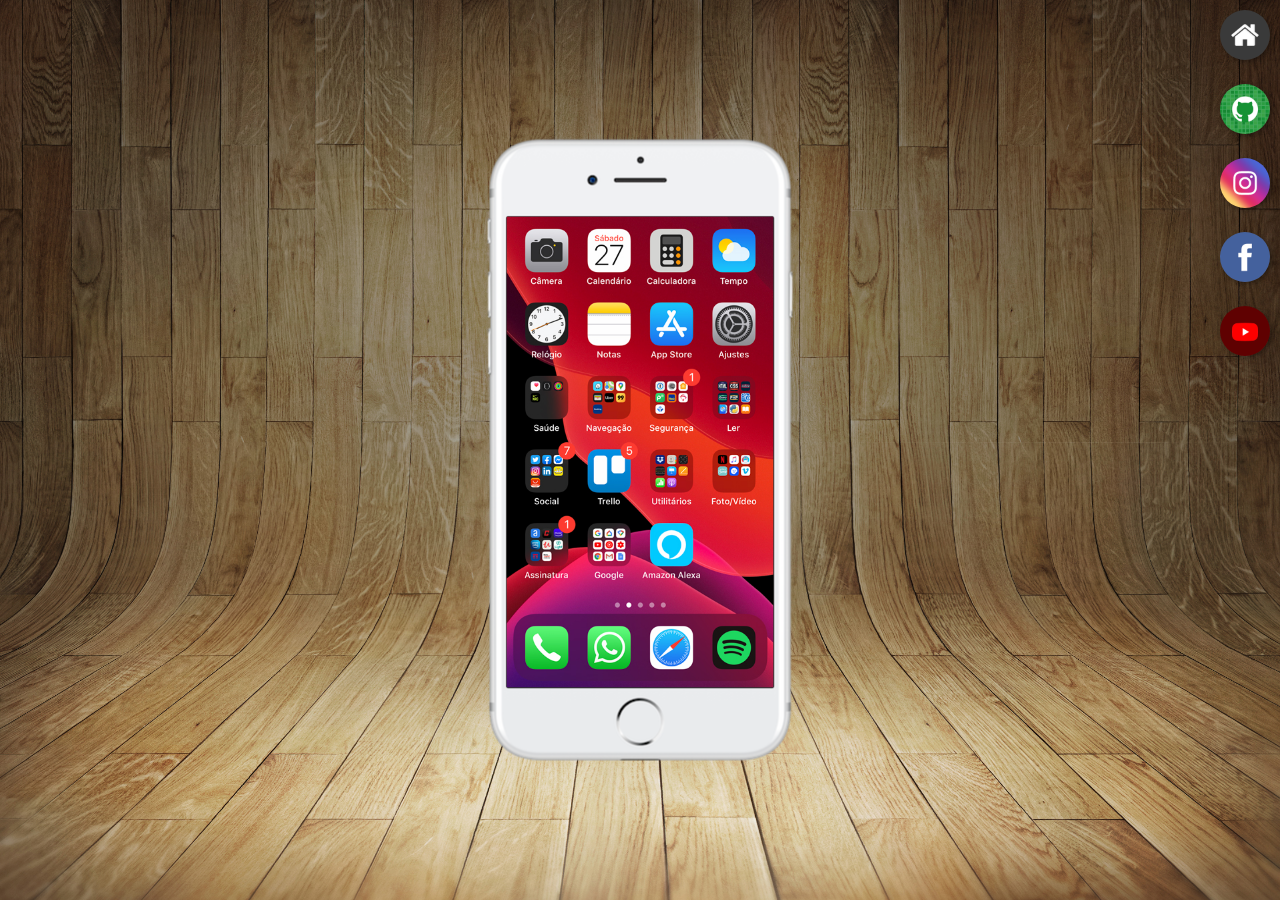
<file: index.html>
<!DOCTYPE html>
<html lang="pt-br">
  <head>
    <meta charset="UTF-8" />
    <meta name="viewport" content="width=device-width, initial-scale=1.0" />
    <link rel="shortcut icon" href="favicon.ico" type="image/x-icon" />
    <link rel="stylesheet" href="styles/style.css" />

    <title>Projeto Redes Sociais</title>
  </head>
  <body>
    <main>
      <section id="telefone">
        <iframe src="home.html" name="tela" id="tela" frameborder="0">
          Seu Nagedagor não é Compatível</iframe
        >
      </section>
      <section id="redes-sociais">
        <a href="home.html" target="tela">
          <img src="imagens/logo-home.jpg" alt="Home"
        /></a>
        <br />

        <a href="github.html" target="tela">
          <img src="imagens/logo-github.jpg" alt="GitHub"
        /></a>
        <br />

        <a href="instagram.html" target="tela">
          <img src="imagens/logo-instagram.jpg" alt="Instagram"
        /></a>
        <br />

        <a href="facebook.html" target="tela">
          <img src="imagens/logo-facebook.jpg" alt="Facebook"
        /></a>
        <br />

        <a href="youtube.html" target="tela">
          <img src="imagens/logo-youtube.jpg" alt=""
        /></a>
      </section>
    </main>
  </body>
</html>
</file>
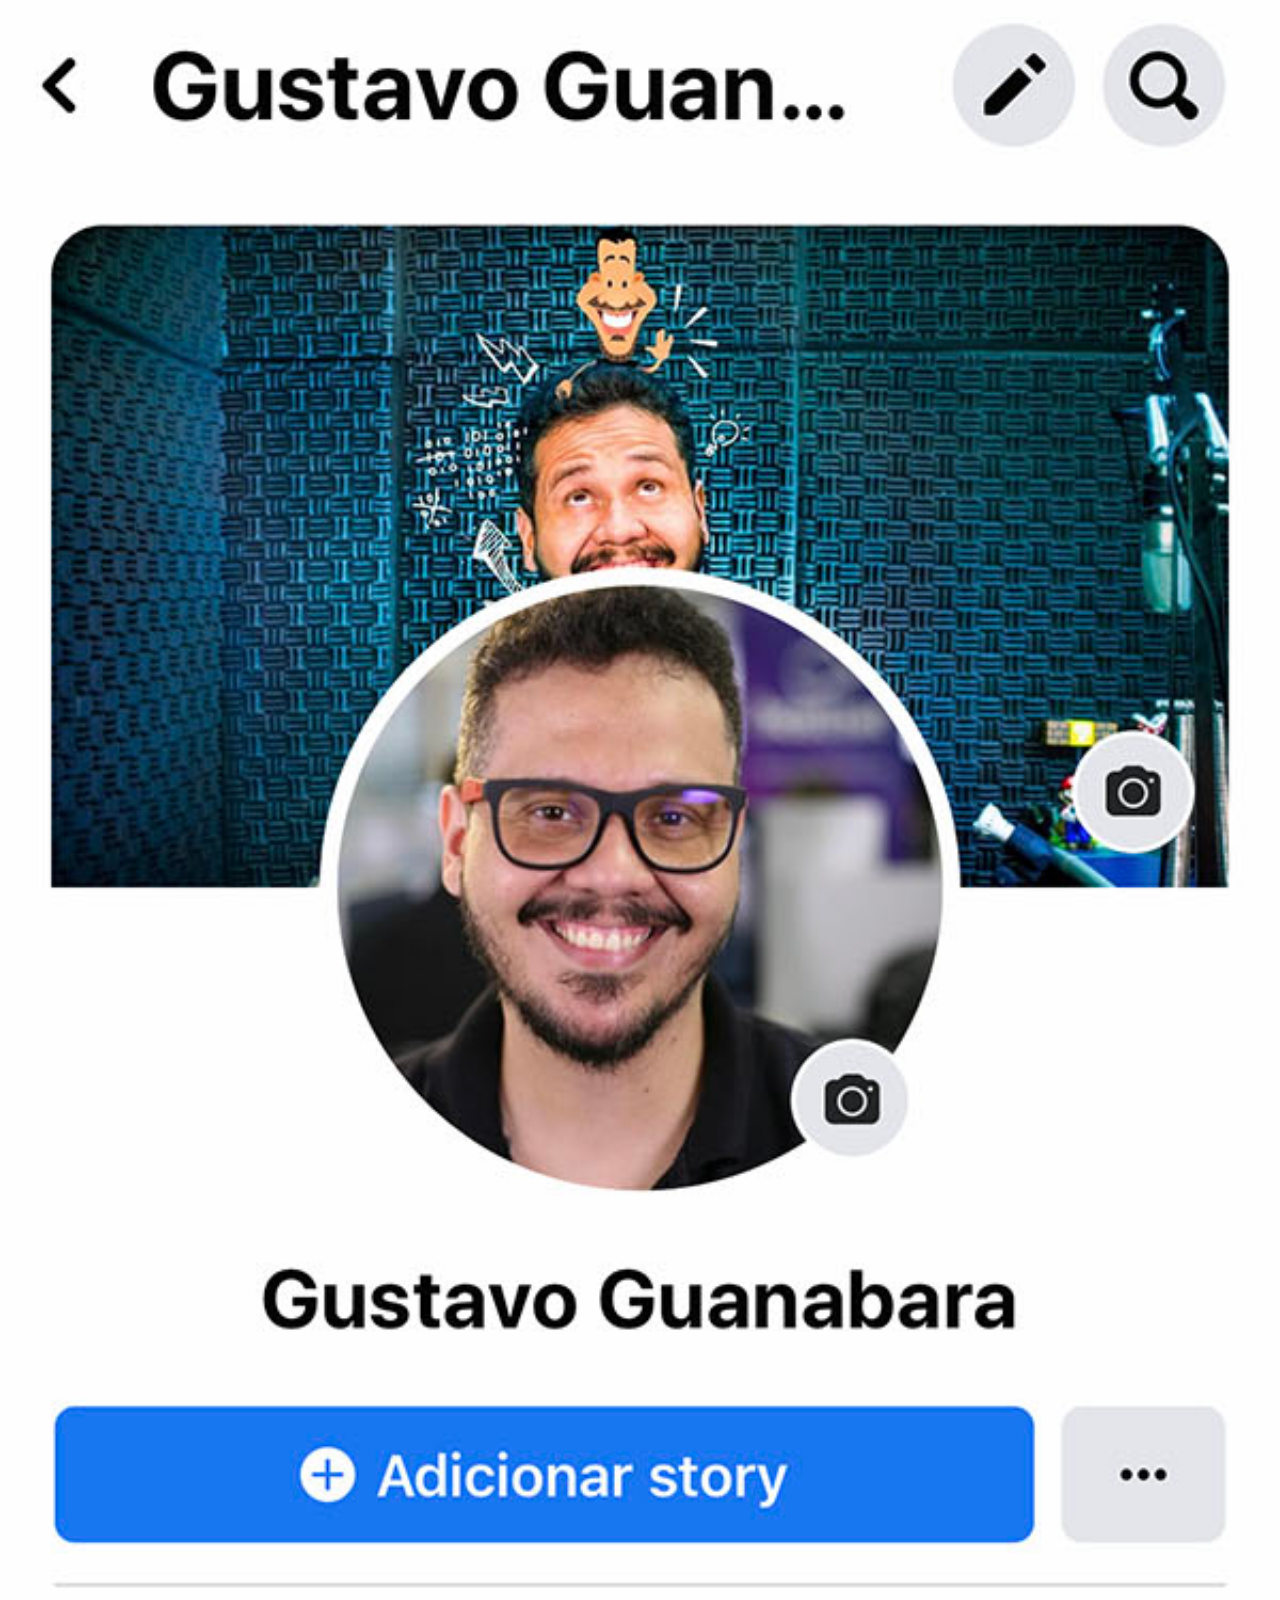
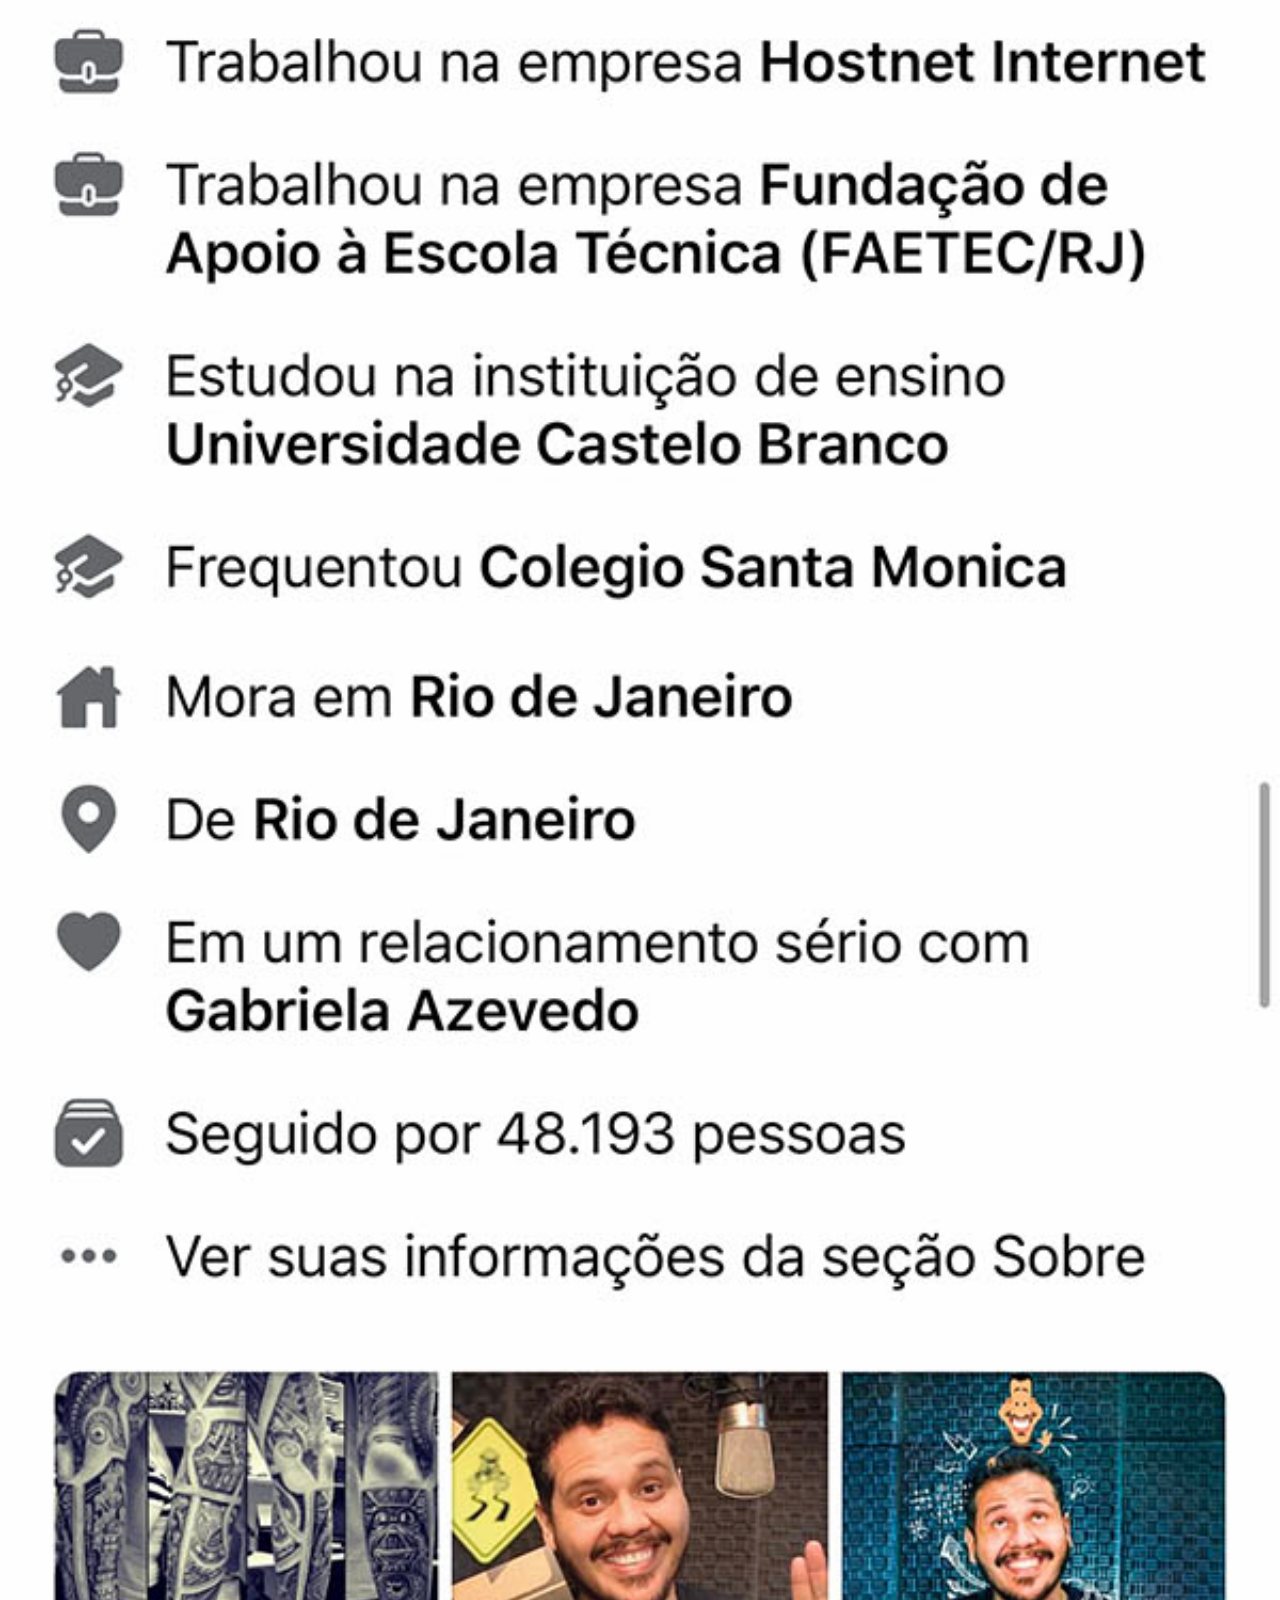
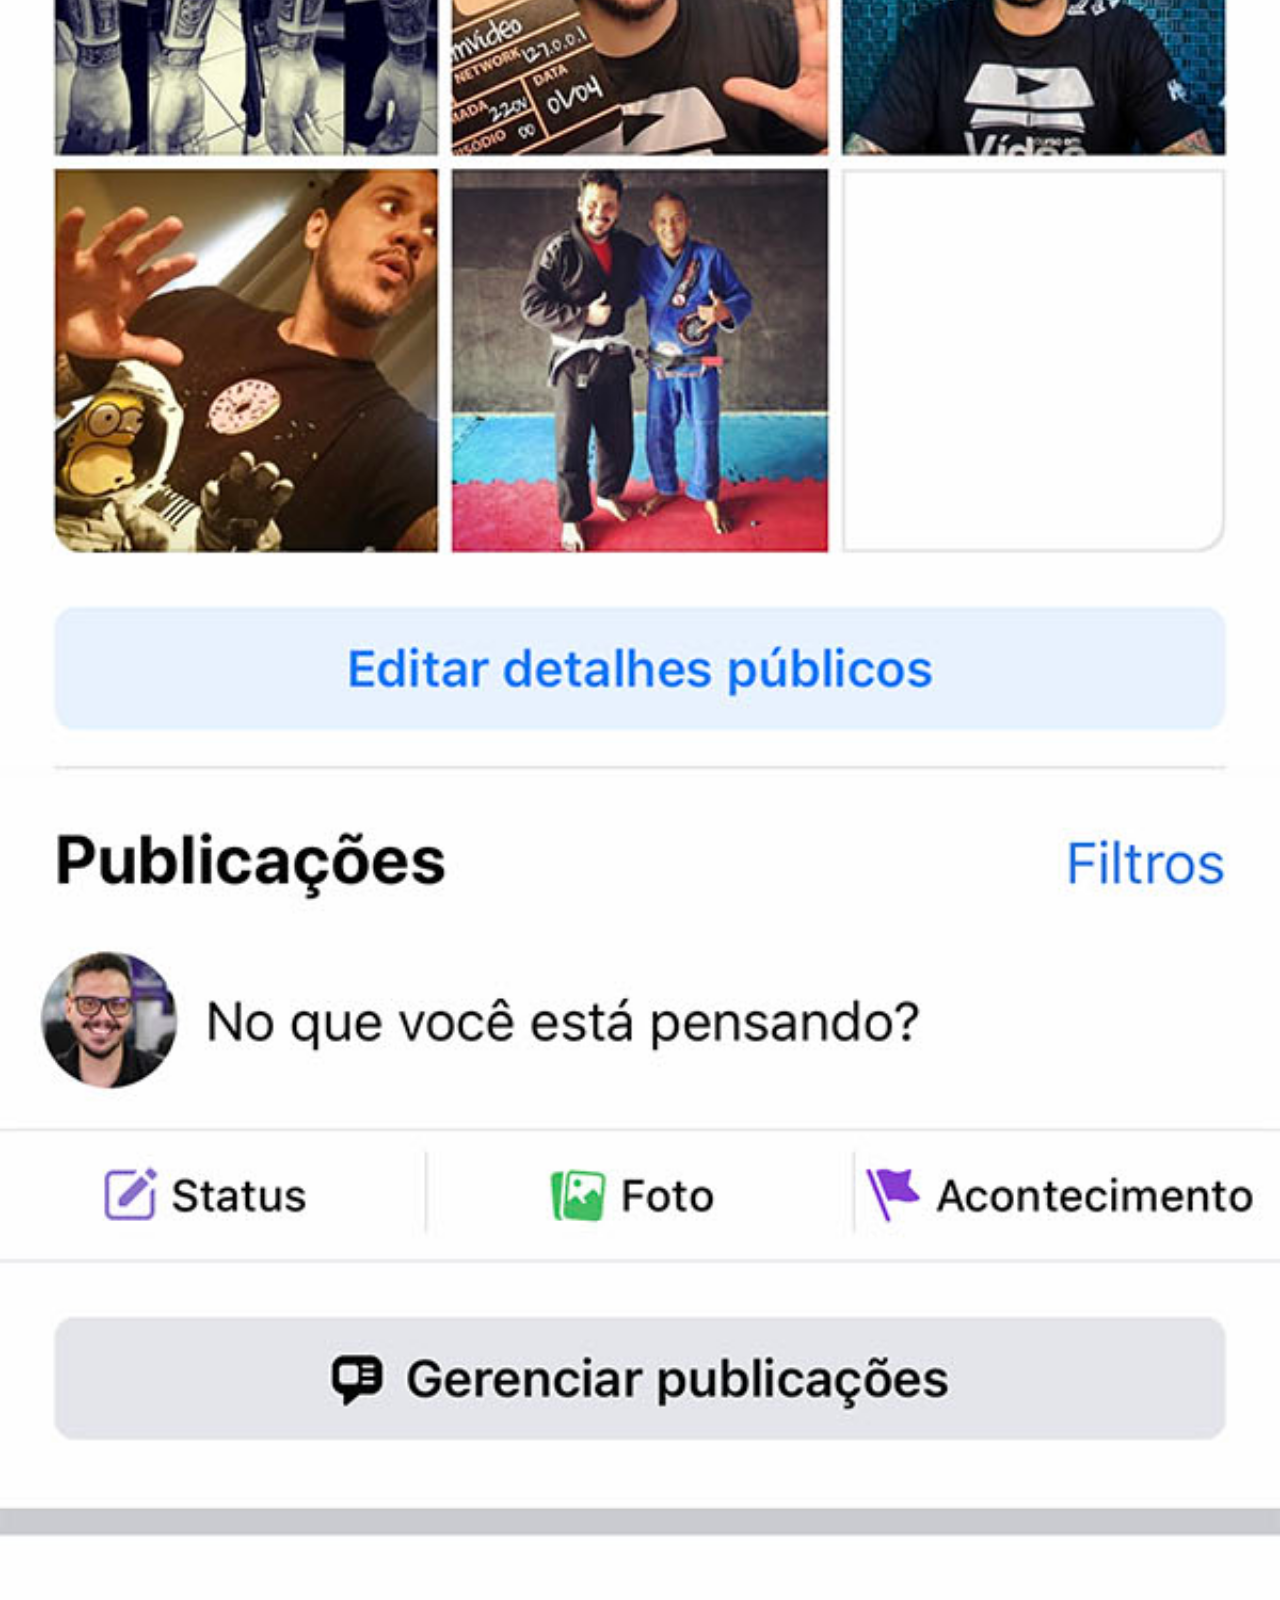
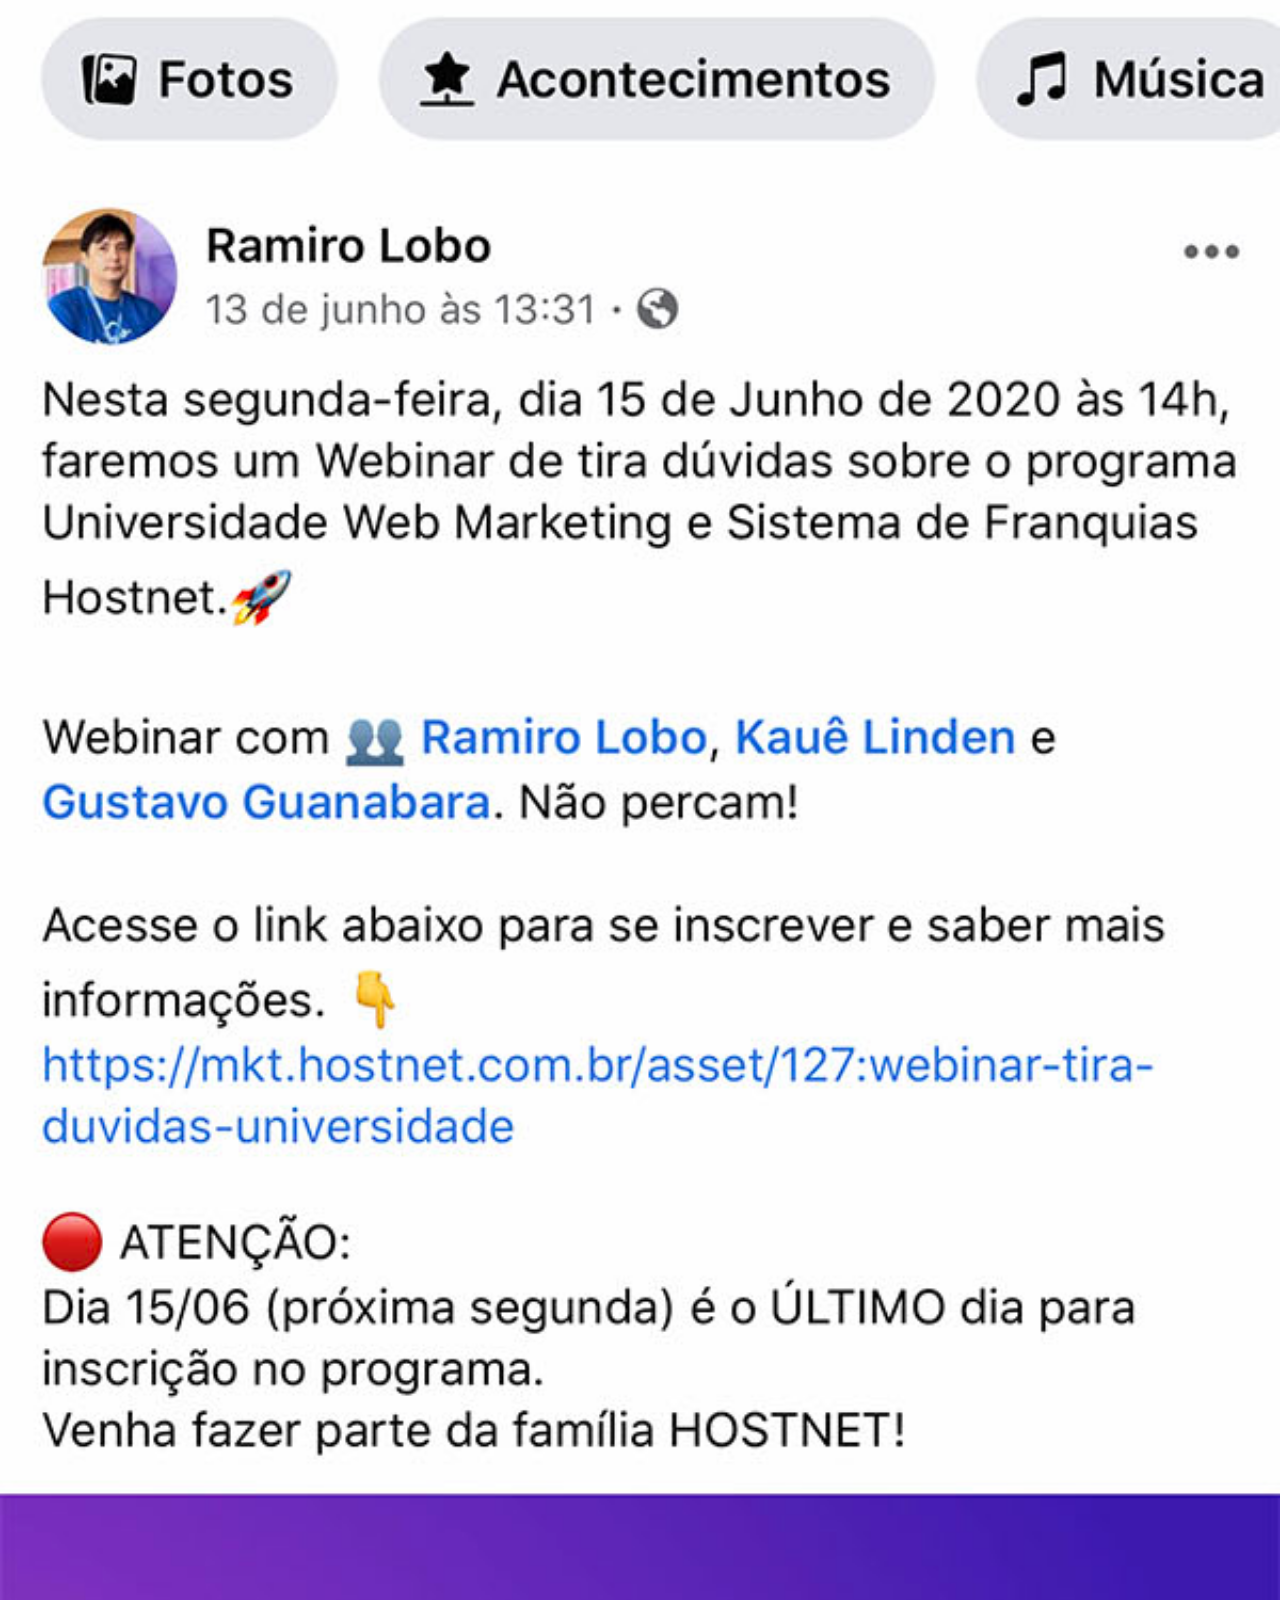
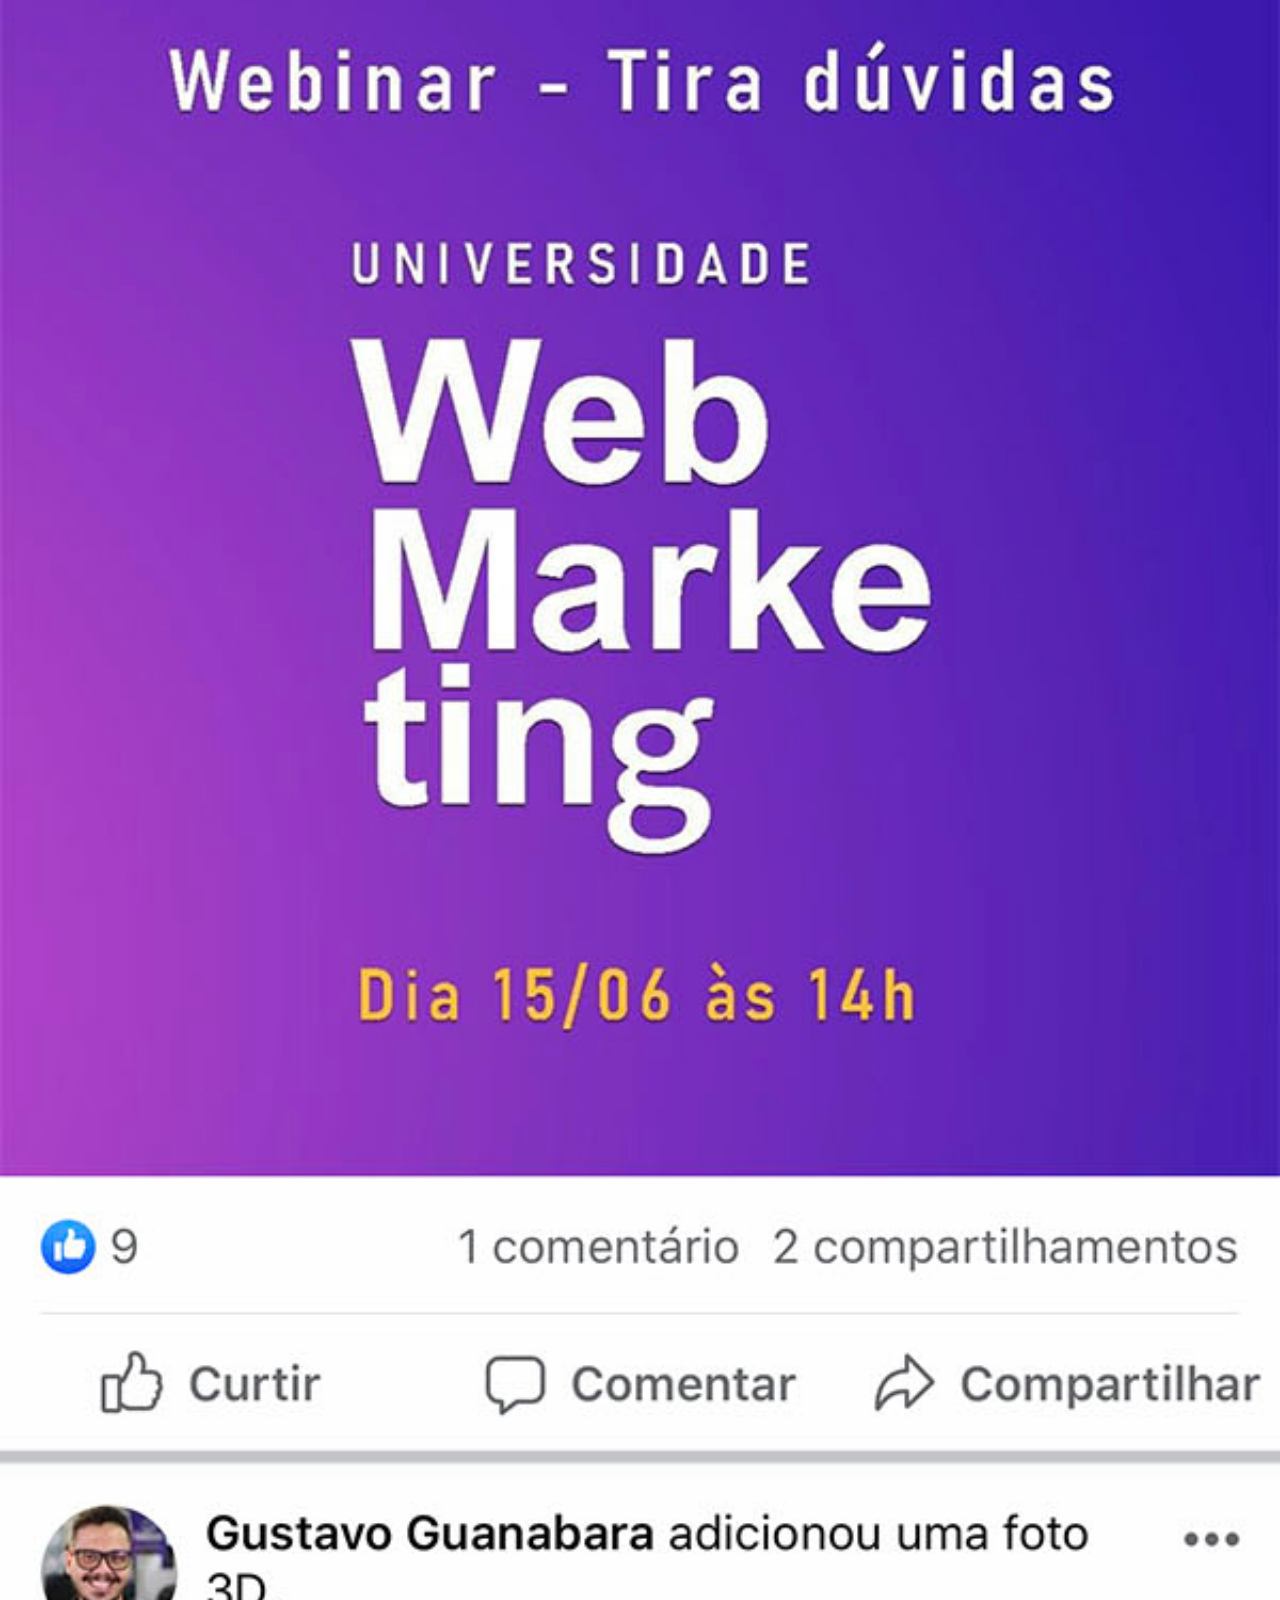
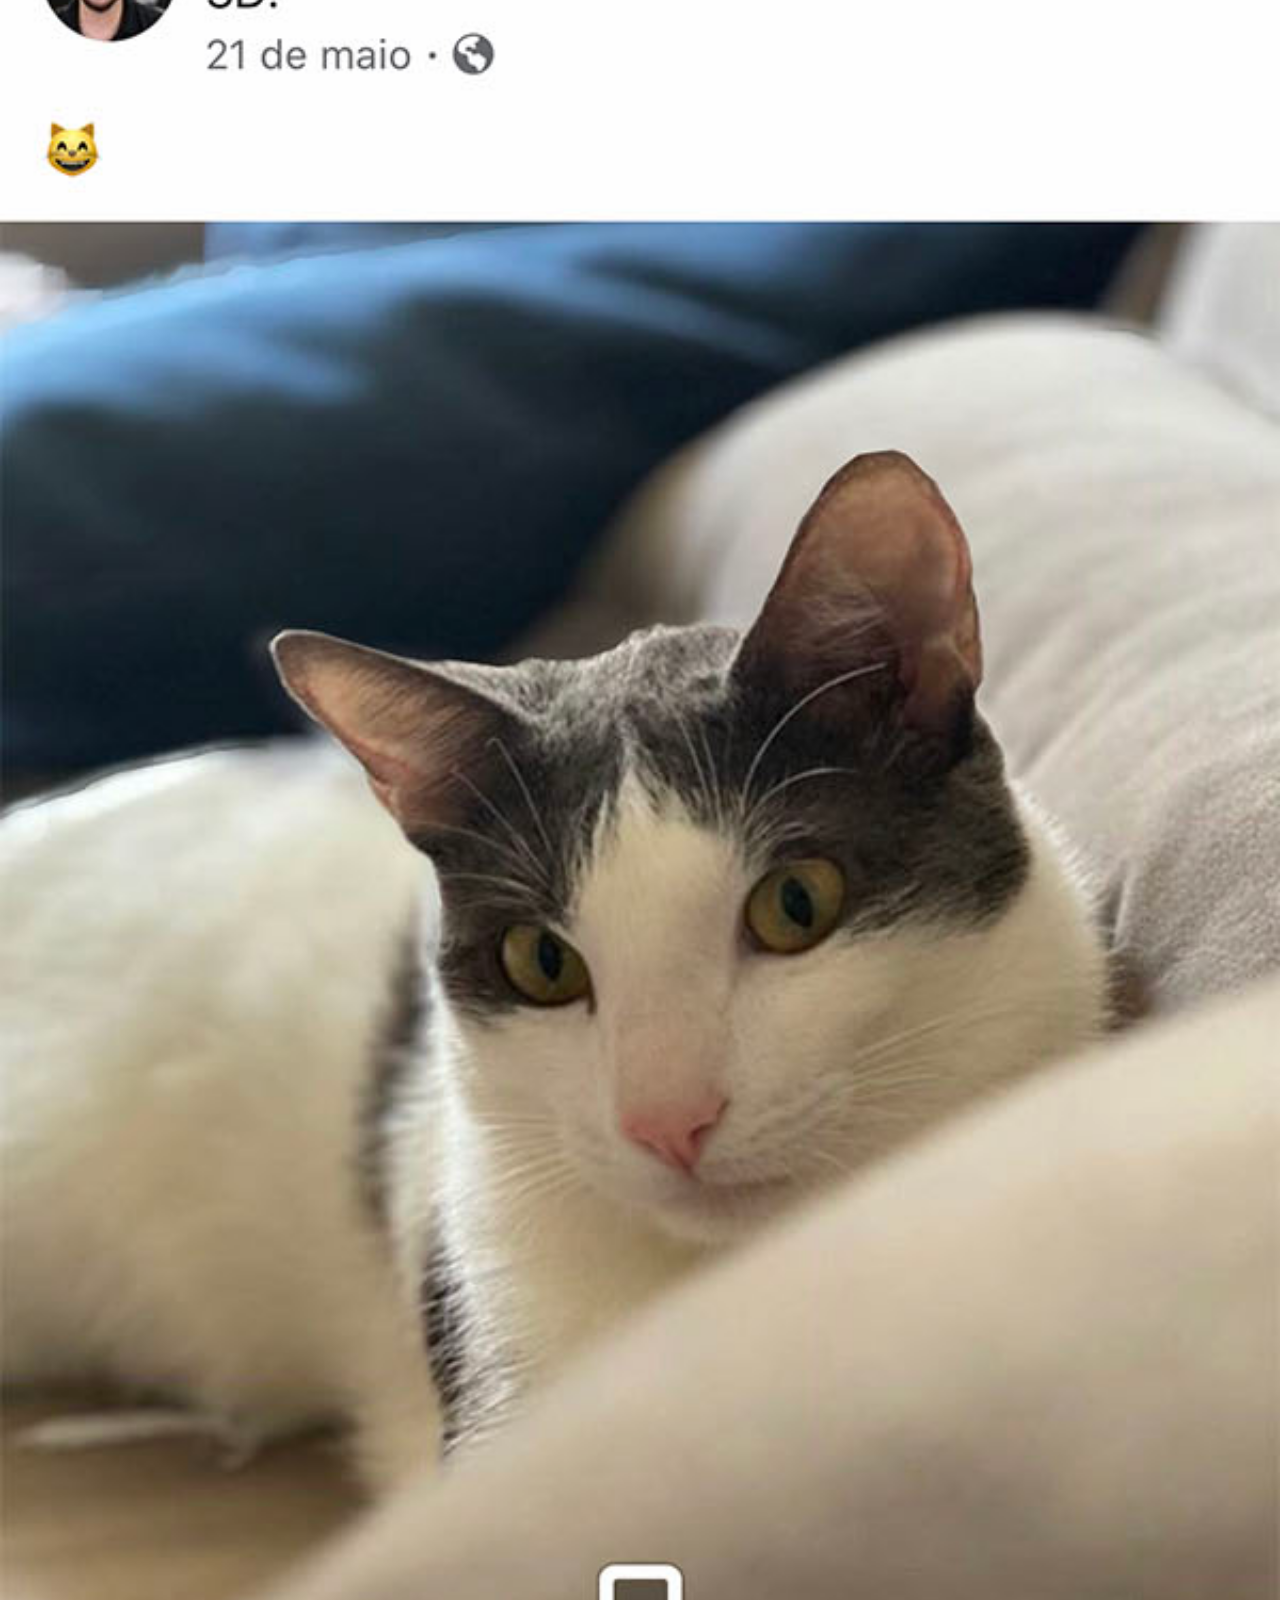
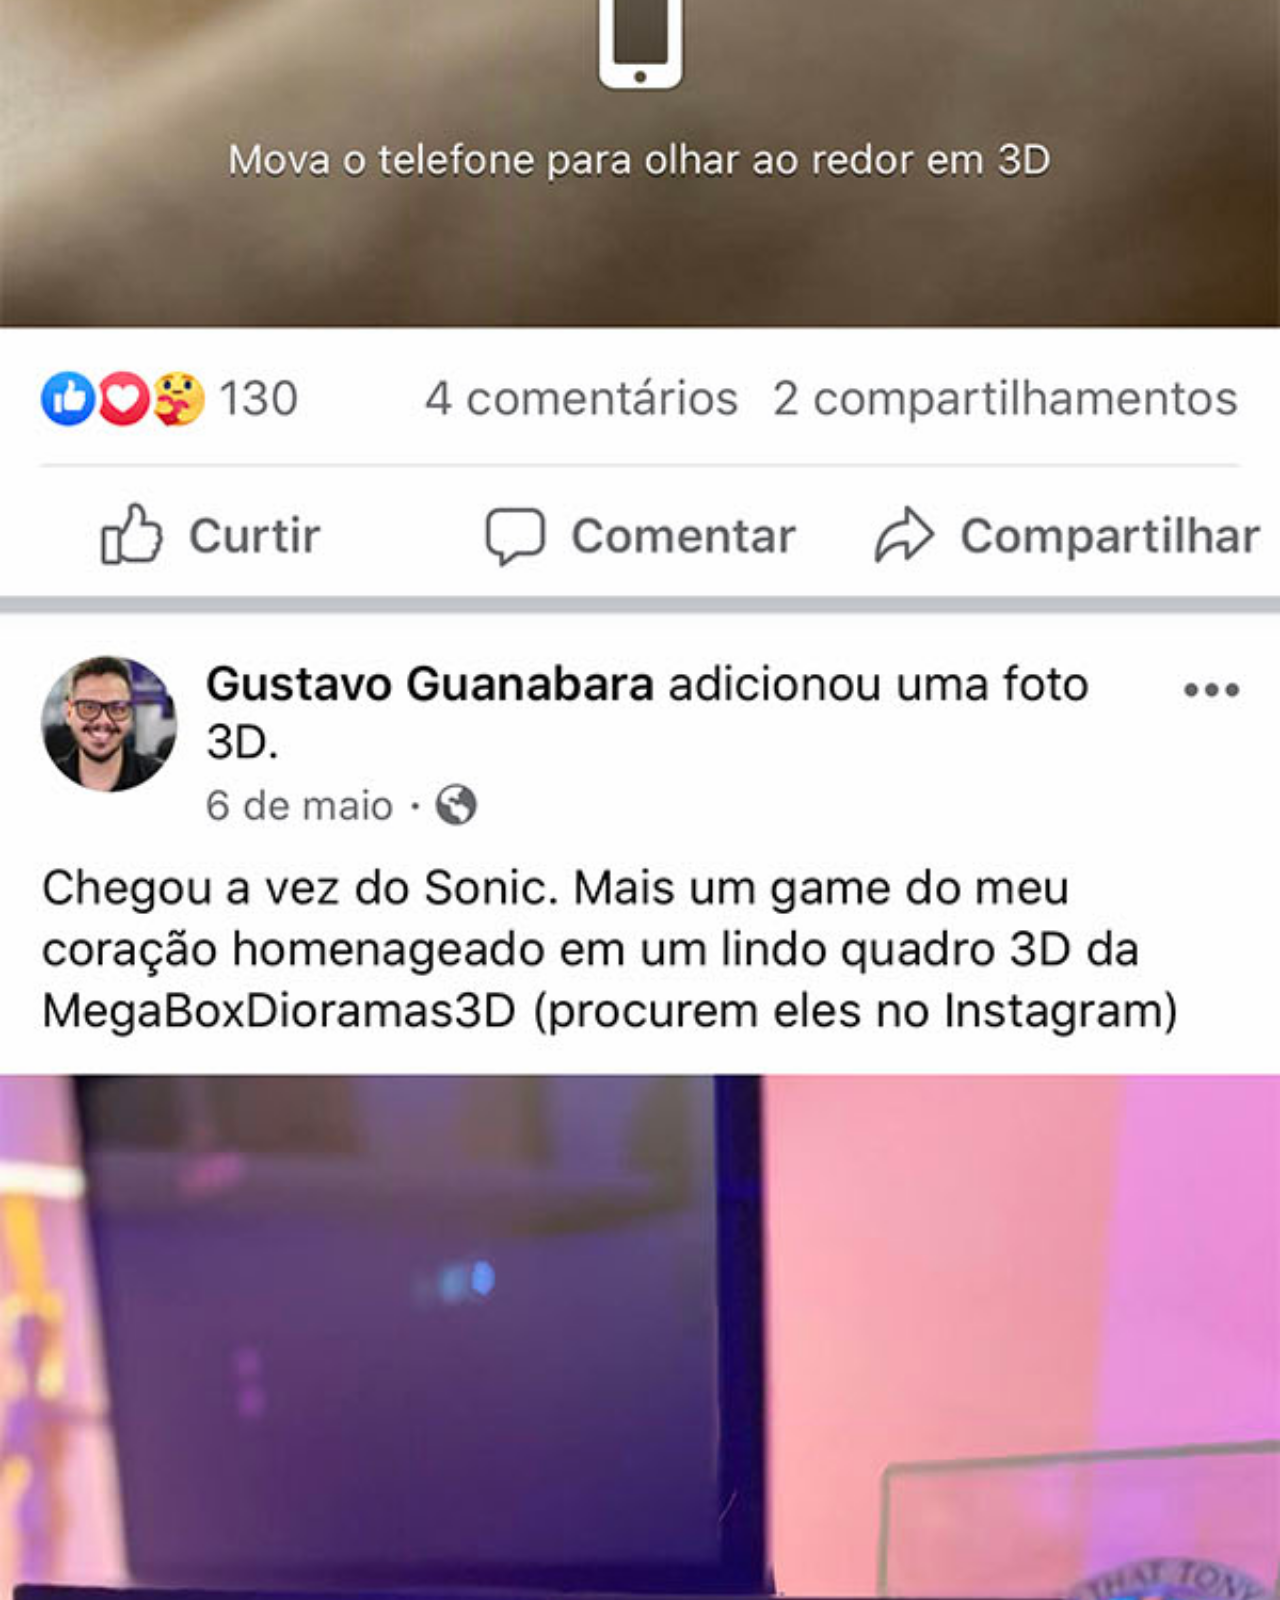
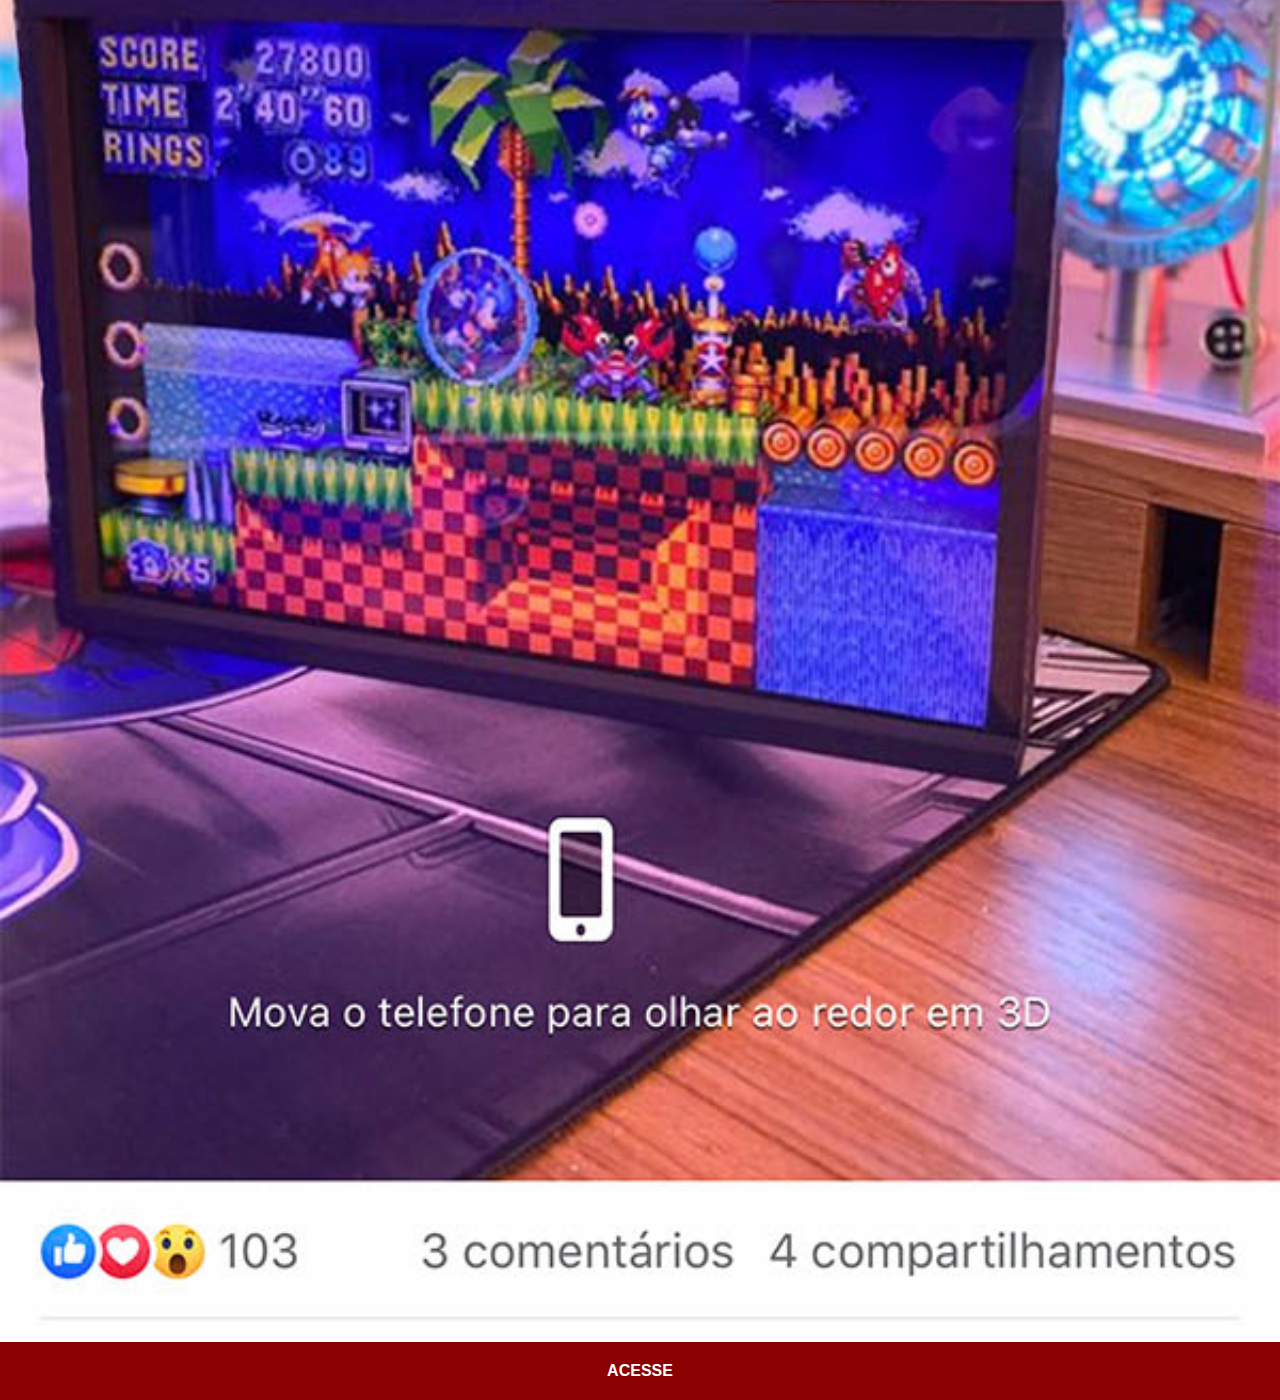
<file: facebook.html>
<!DOCTYPE html>
<html lang="pt-br">
  <head>
    <meta charset="UTF-8" />
    <meta name="viewport" content="width=device-width, initial-scale=1.0" />
    <title>Facebook</title>
    <link rel="stylesheet" href="estilos/social.css" />
  </head>
  <body>
    <img src="imagens/tela-facebook.jpg" alt="Facebook" />
    <a href="https://www.facebook.com/junynho.lima.71/" target="_blank">ACESSE</a>
  </body>
</html>
</file>
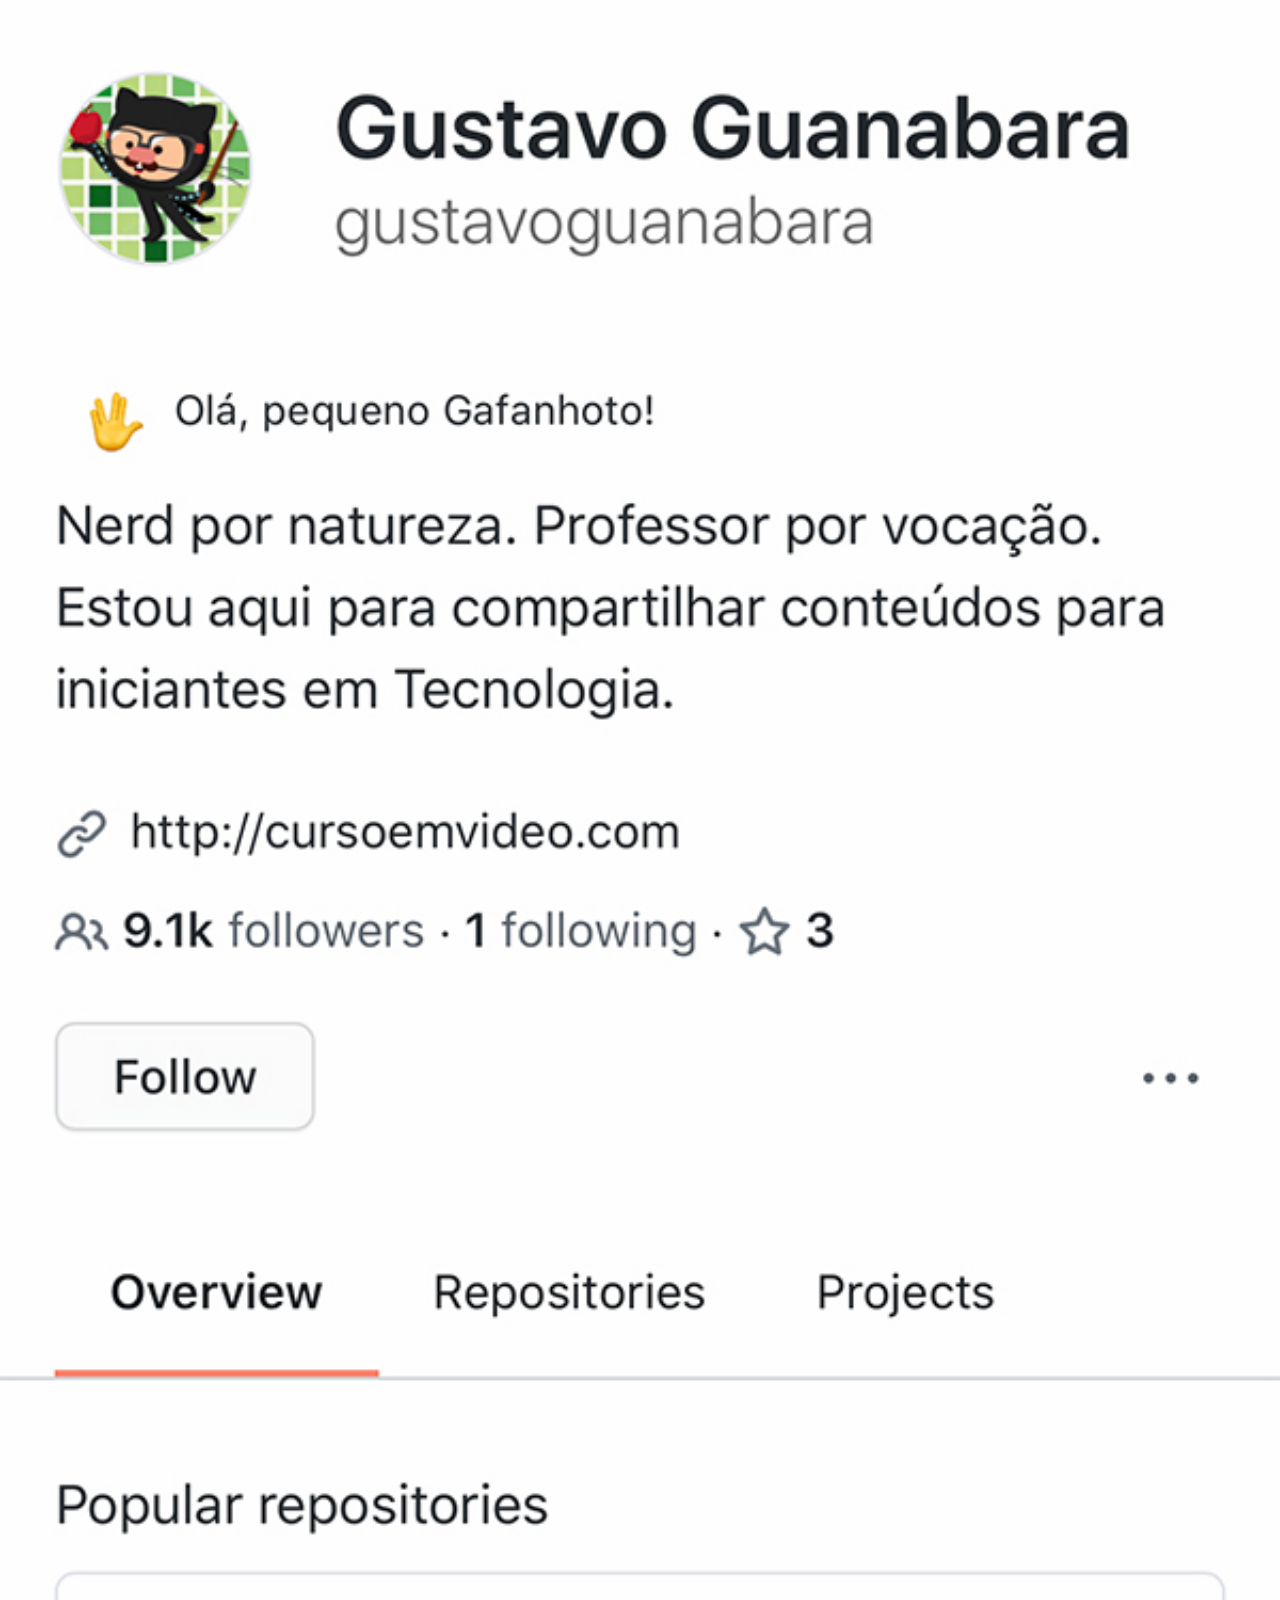
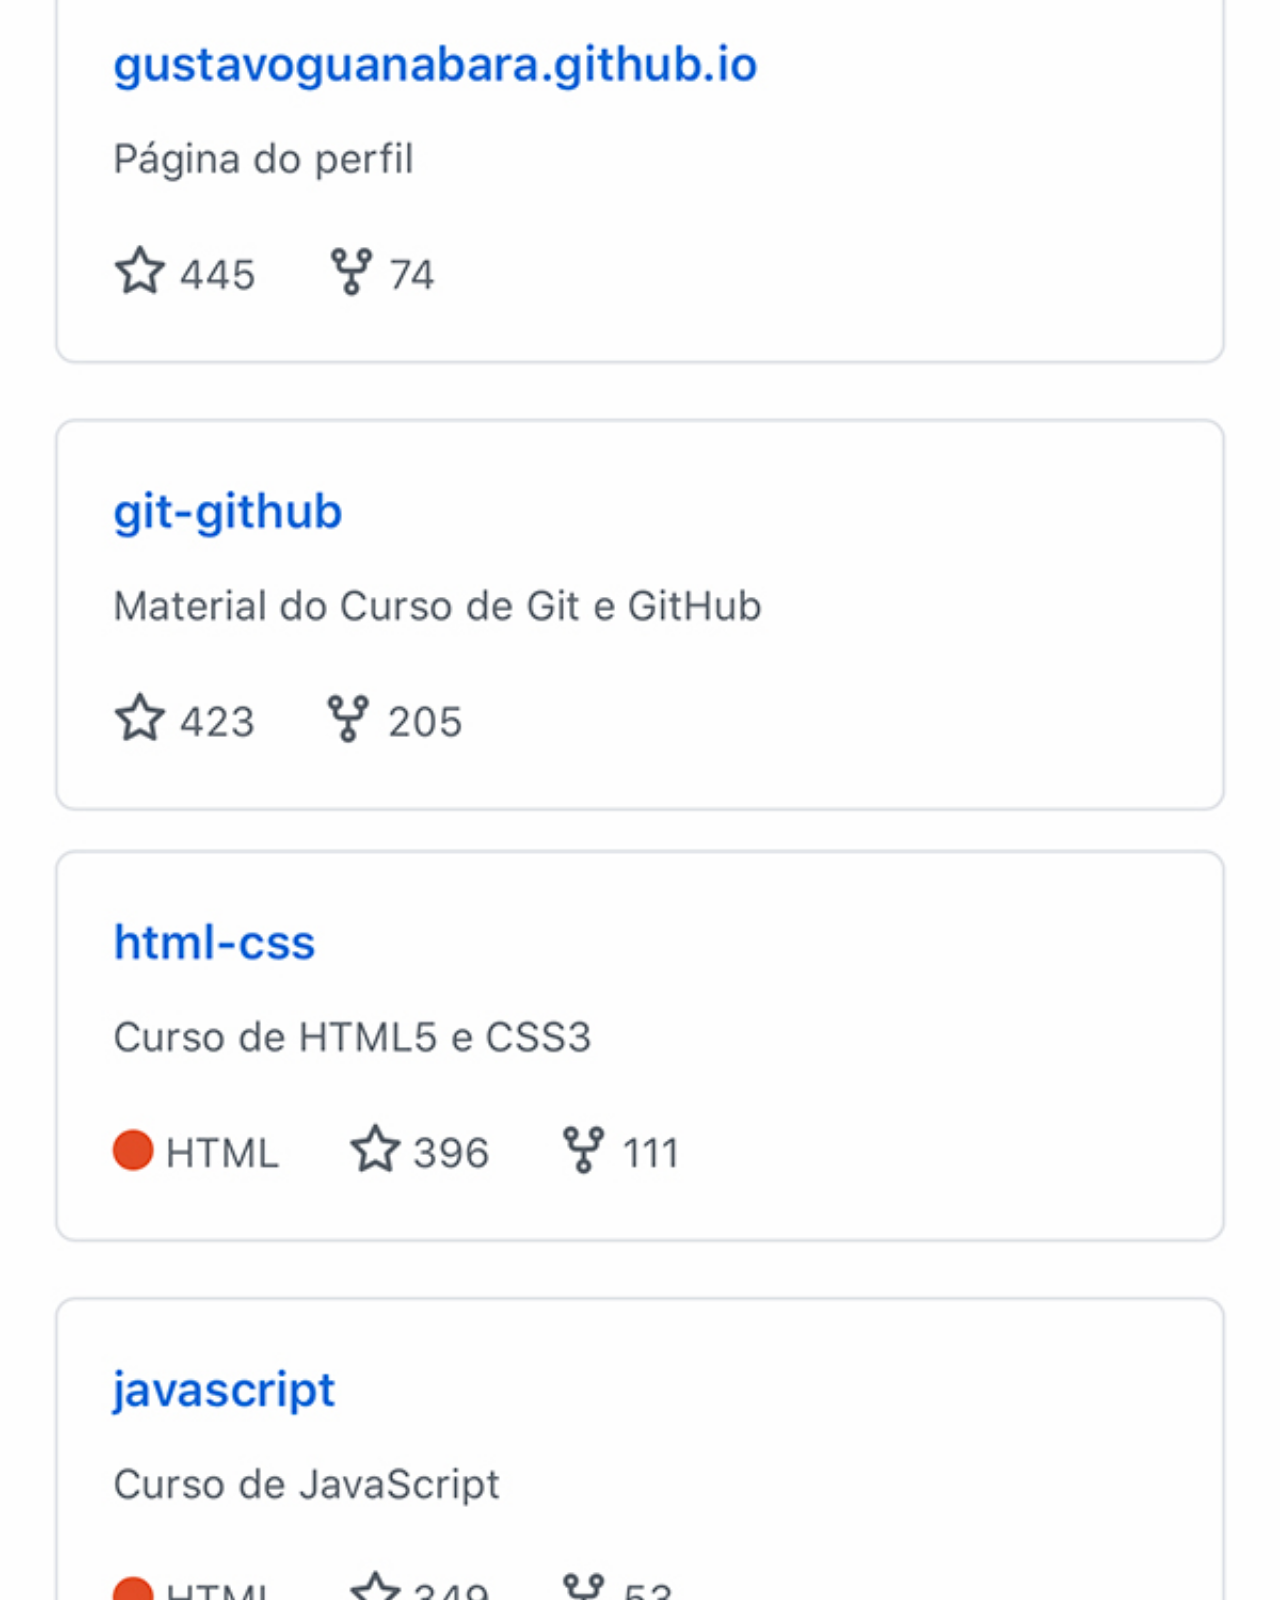
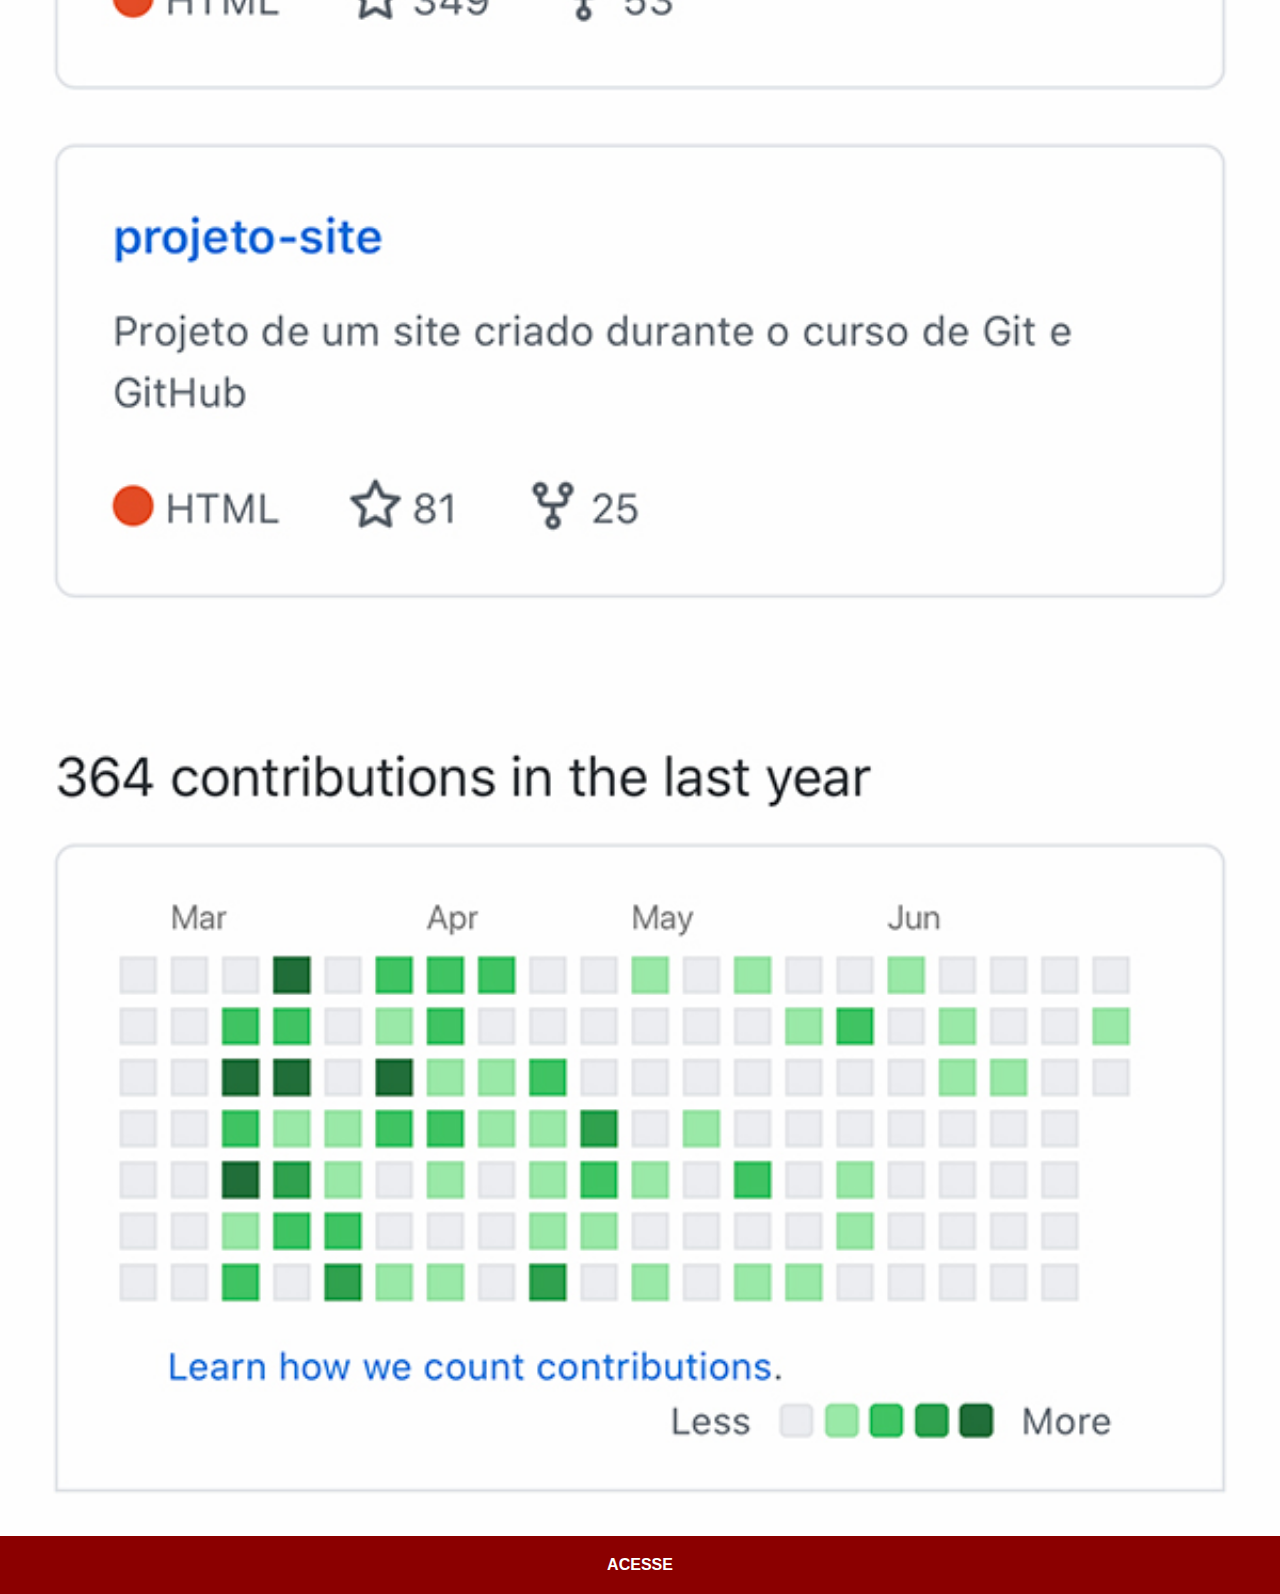
<file: github.html>
<!DOCTYPE html>
<html lang="pt-br">
  <head>
    <meta charset="UTF-8" />
    <meta name="viewport" content="width=device-width, initial-scale=1.0" />
    <title>GitHub</title>

<link rel="stylesheet" href="estilos/social.css">
  </head>
  <body>
    <img src="imagens/tela-github.jpg" alt="YouTube" />
    <a href="https://github.com/luiz-lima-junior" target="_blank">ACESSE</a>
  </body>
</html>
</file>
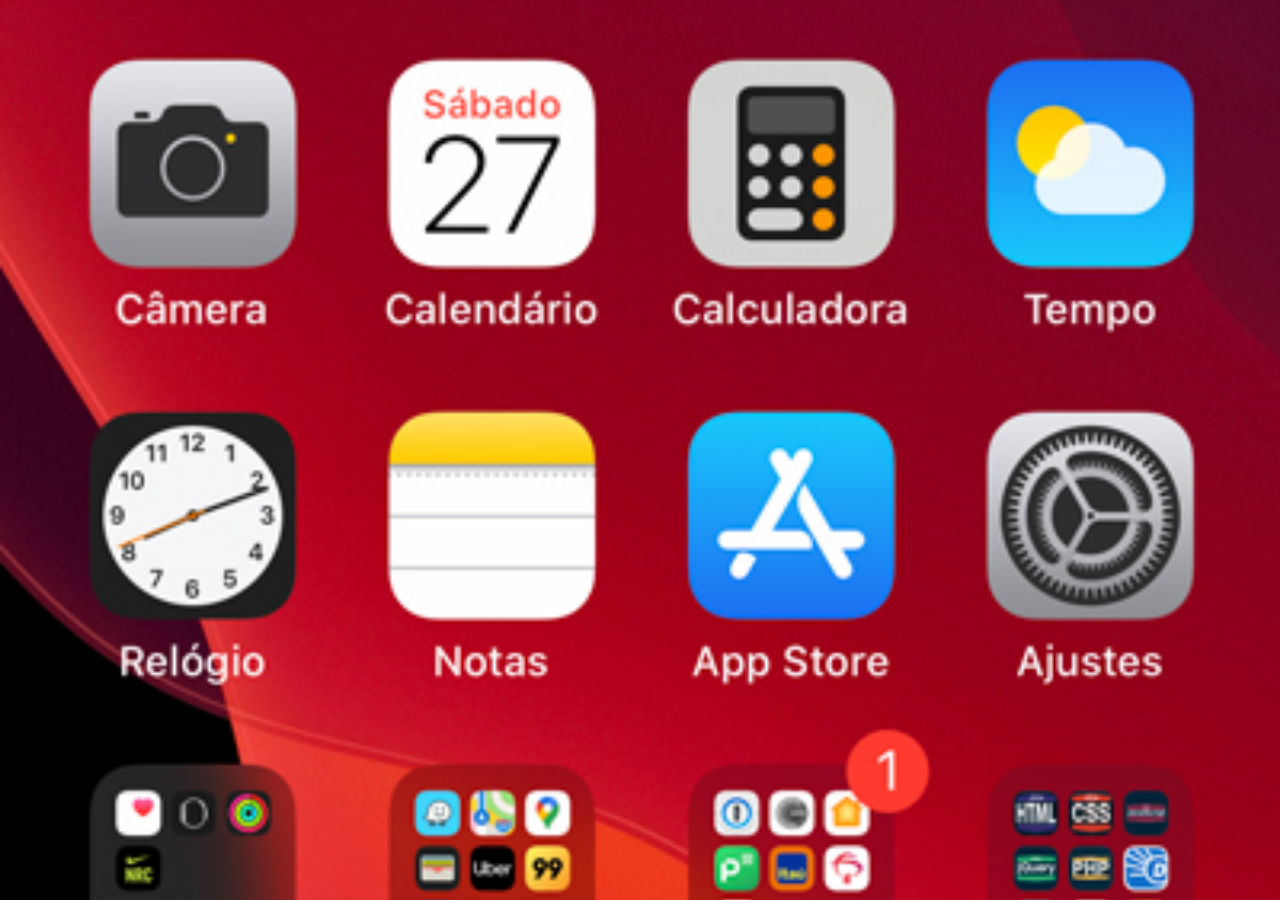
<file: home.html>
<!DOCTYPE html>
<html lang="pt-br">
  <head>
    <meta charset="UTF-8" />
    <meta name="viewport" content="width=device-width, initial-scale=1.0" />
    <title>Home</title>
  </head>

  <style>
    * {
      margin: 0px;
      padding: 0px;
    }

    body {
      height: 100vh;
      width: 100vw;
      background: black url("./imagens/tela-home.jpg") no-repeat top center;
      background-size: cover;

    }
  </style>
  <body></body>
</html>
</file>
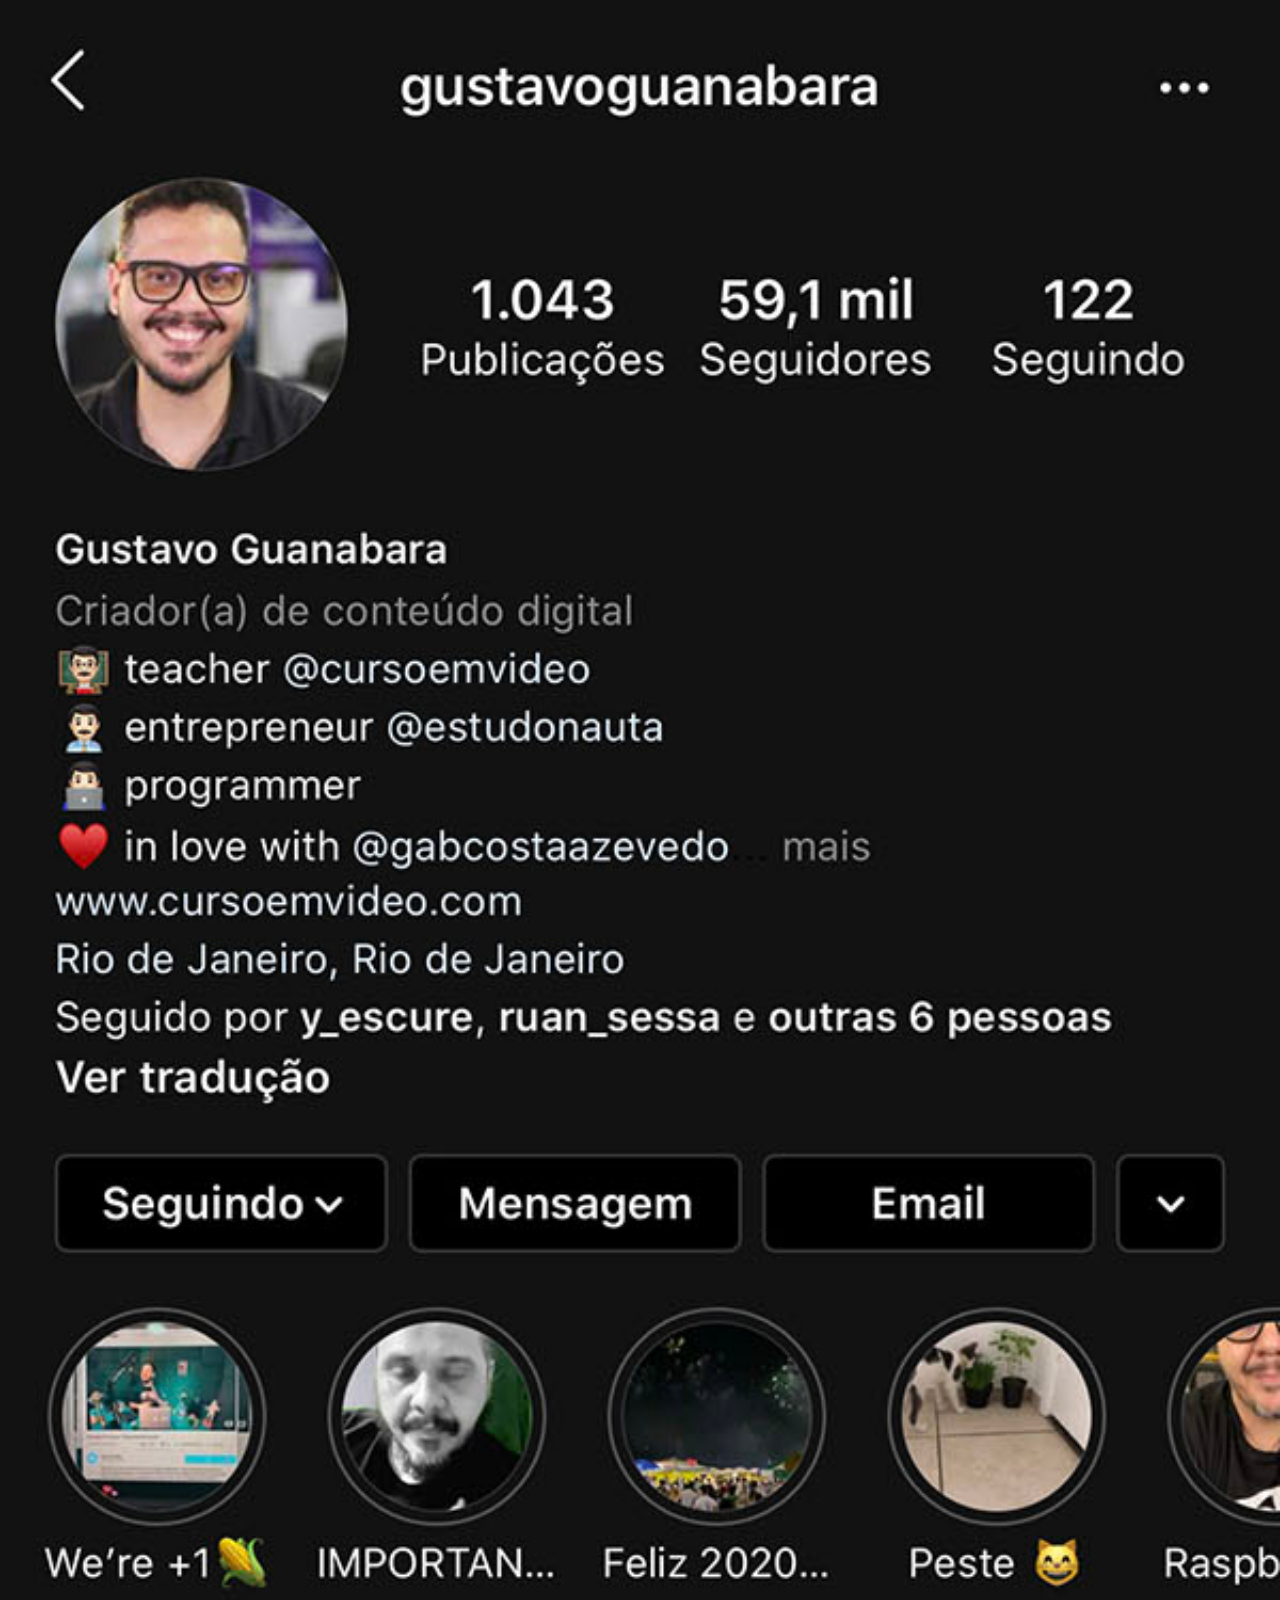
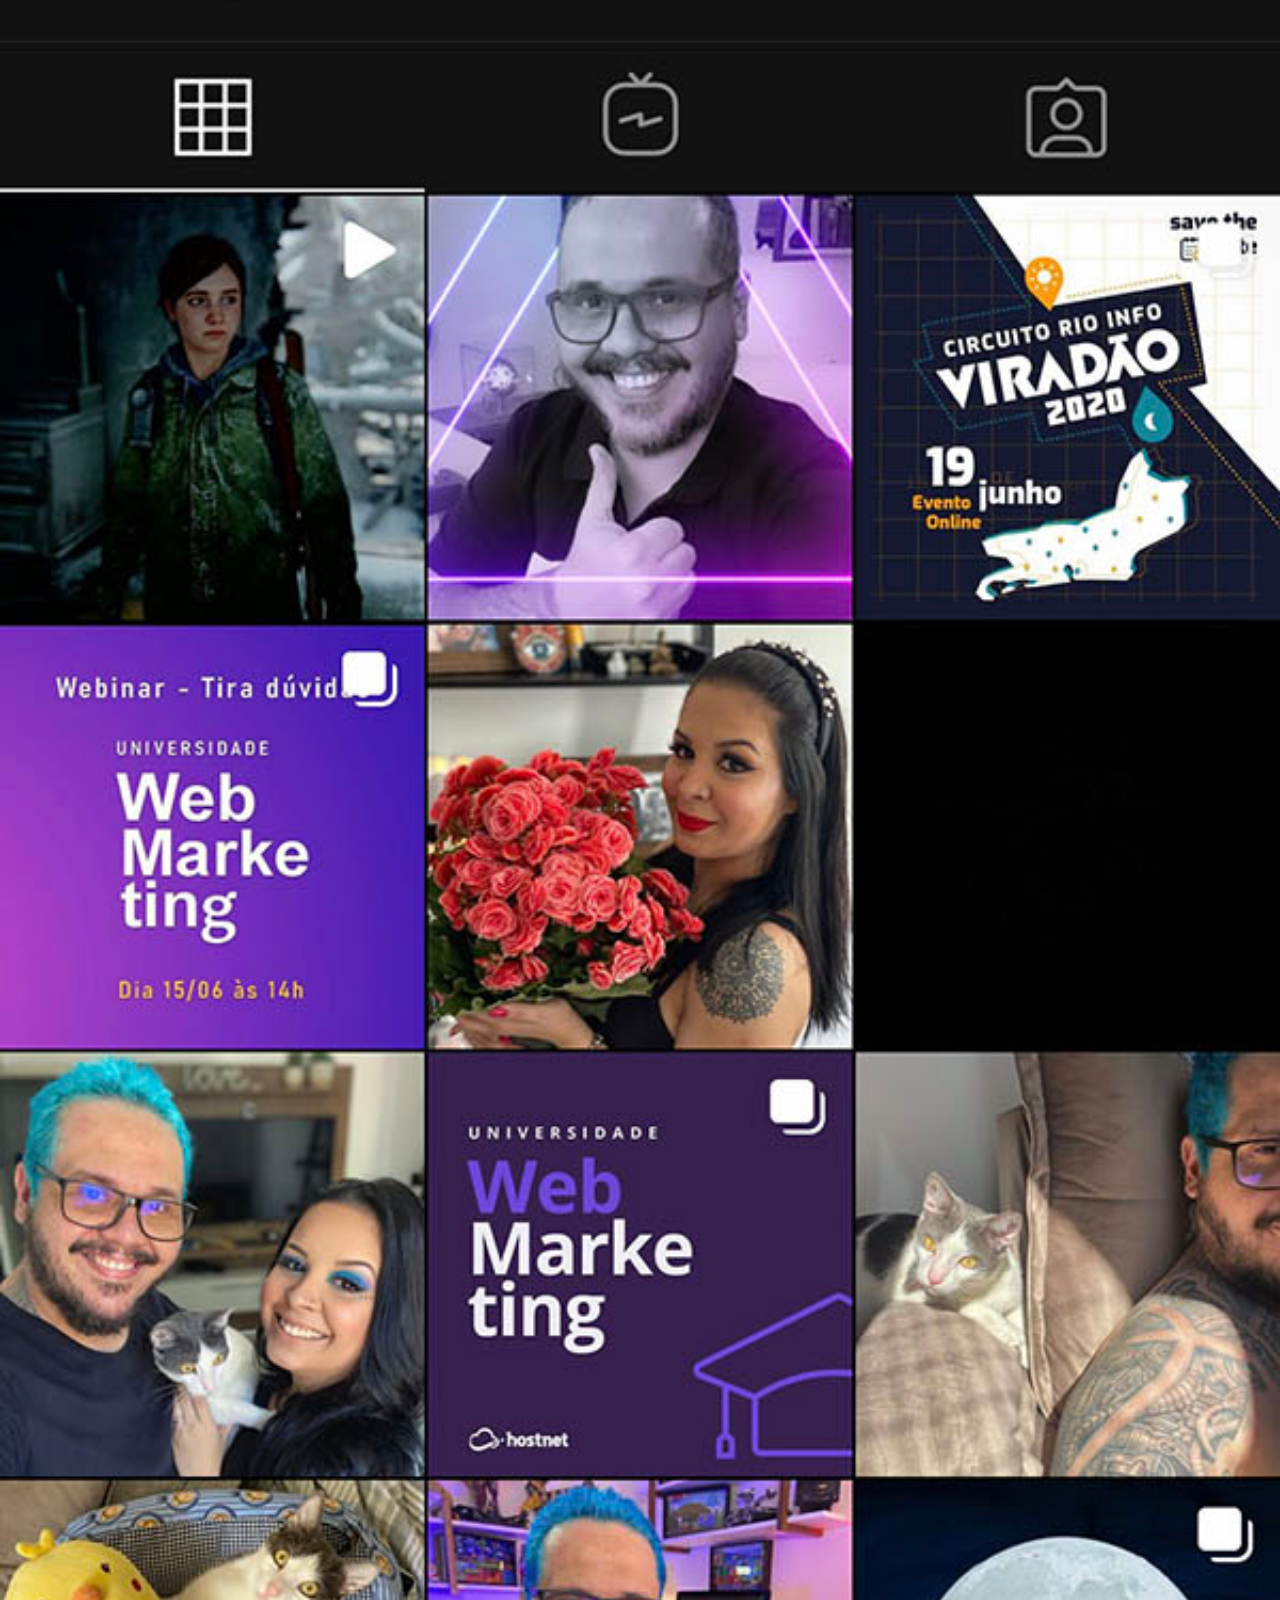
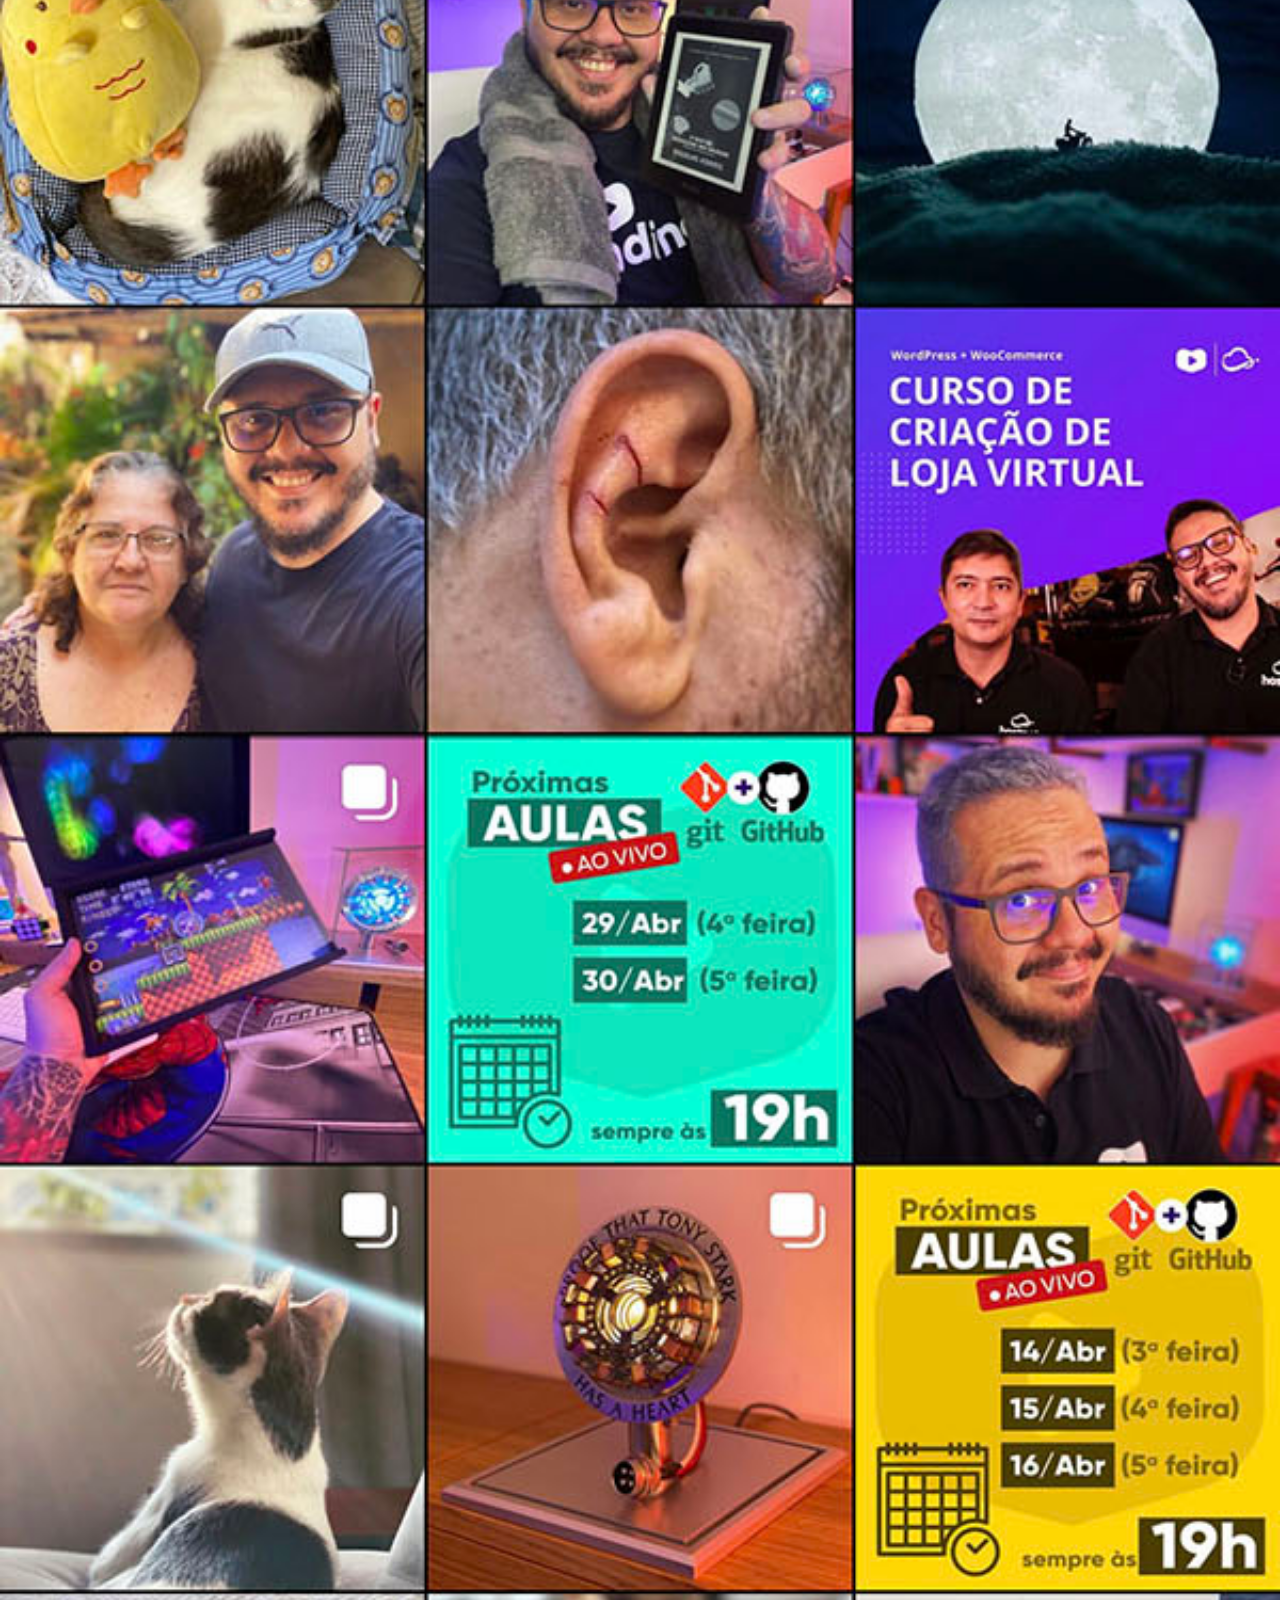
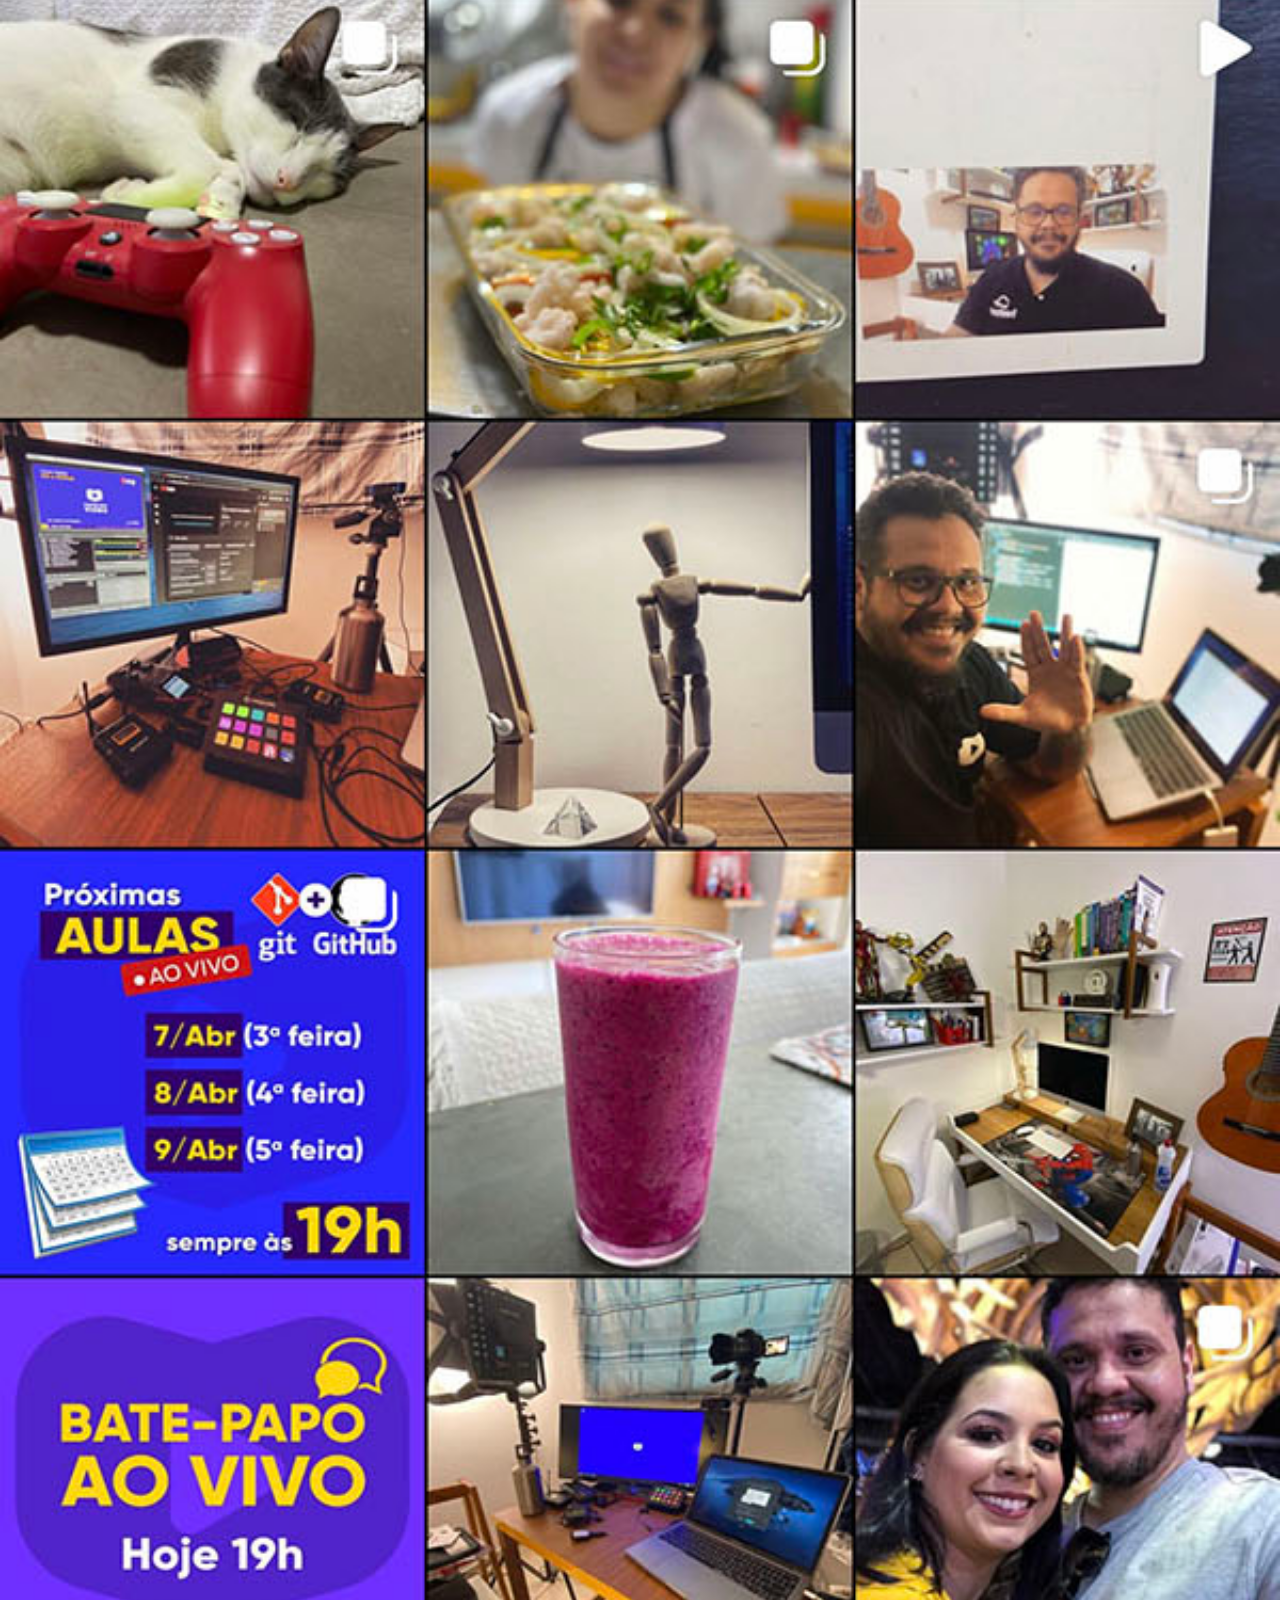
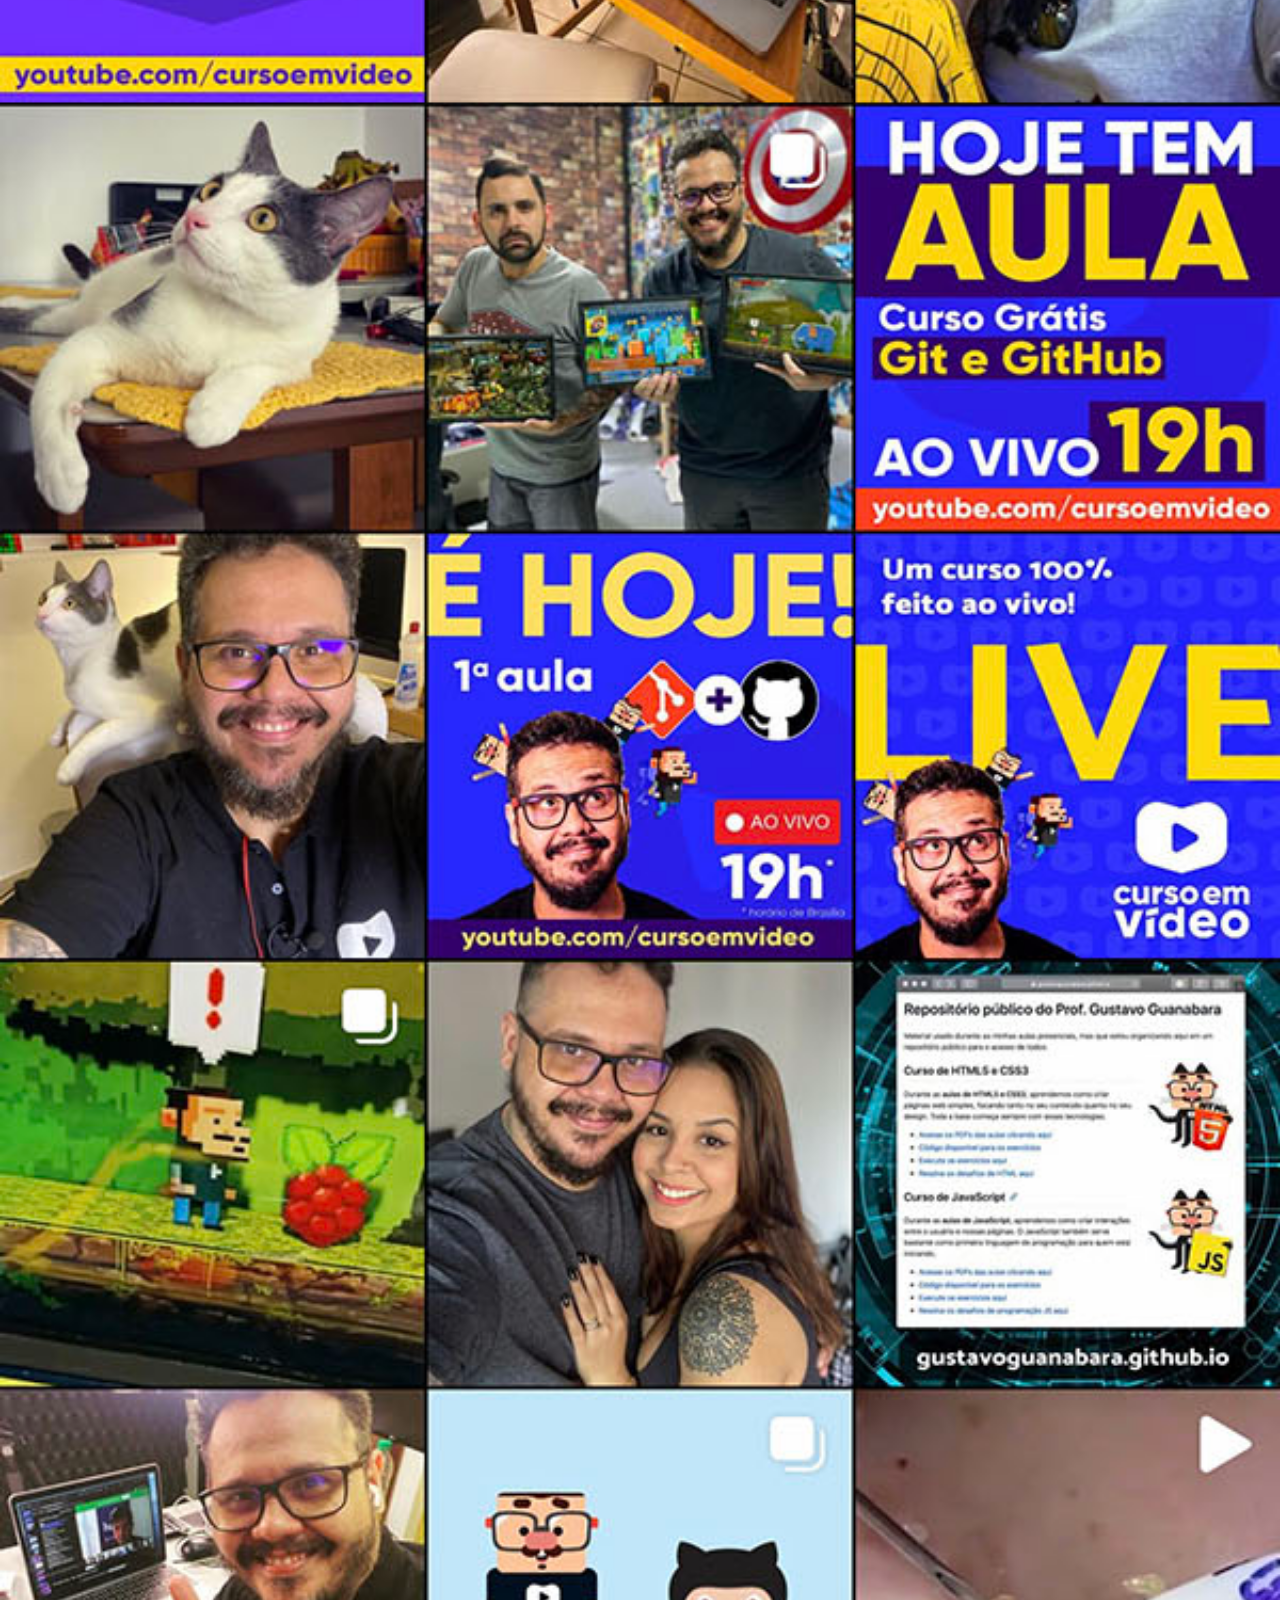
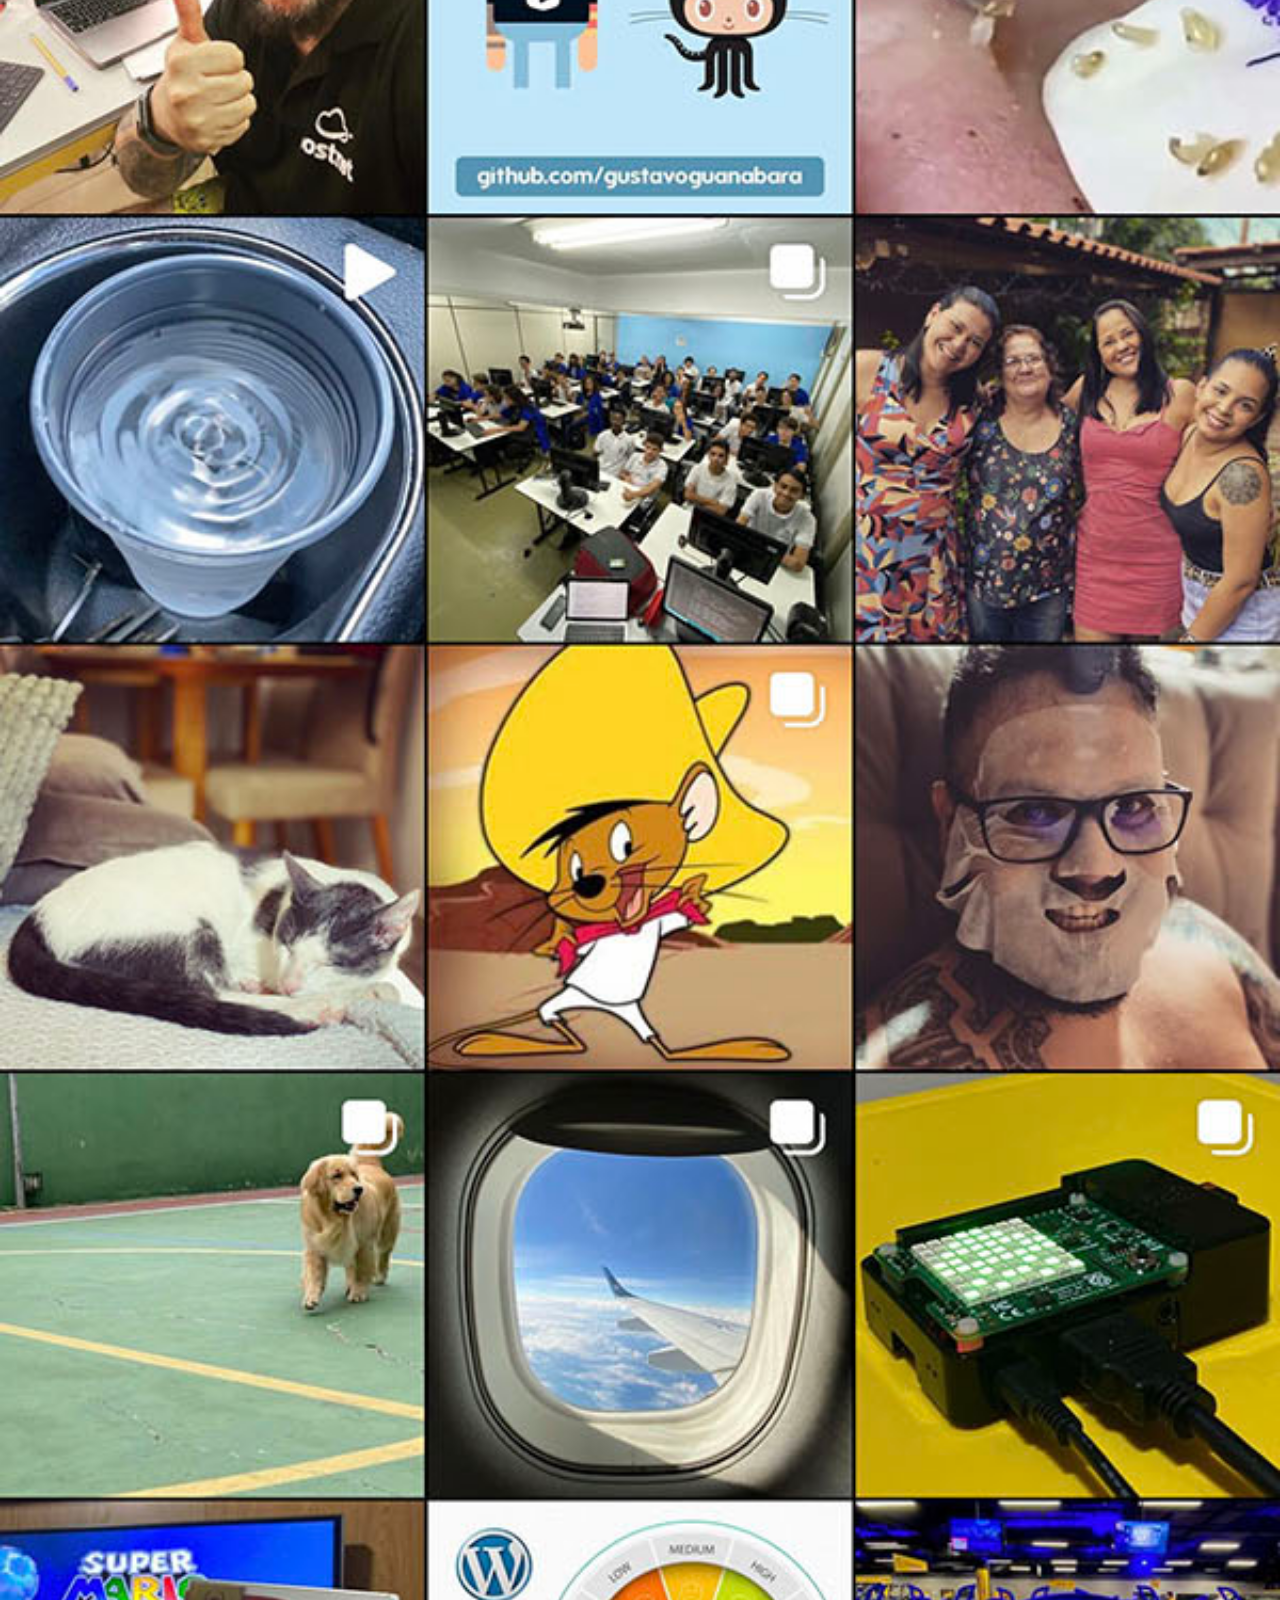
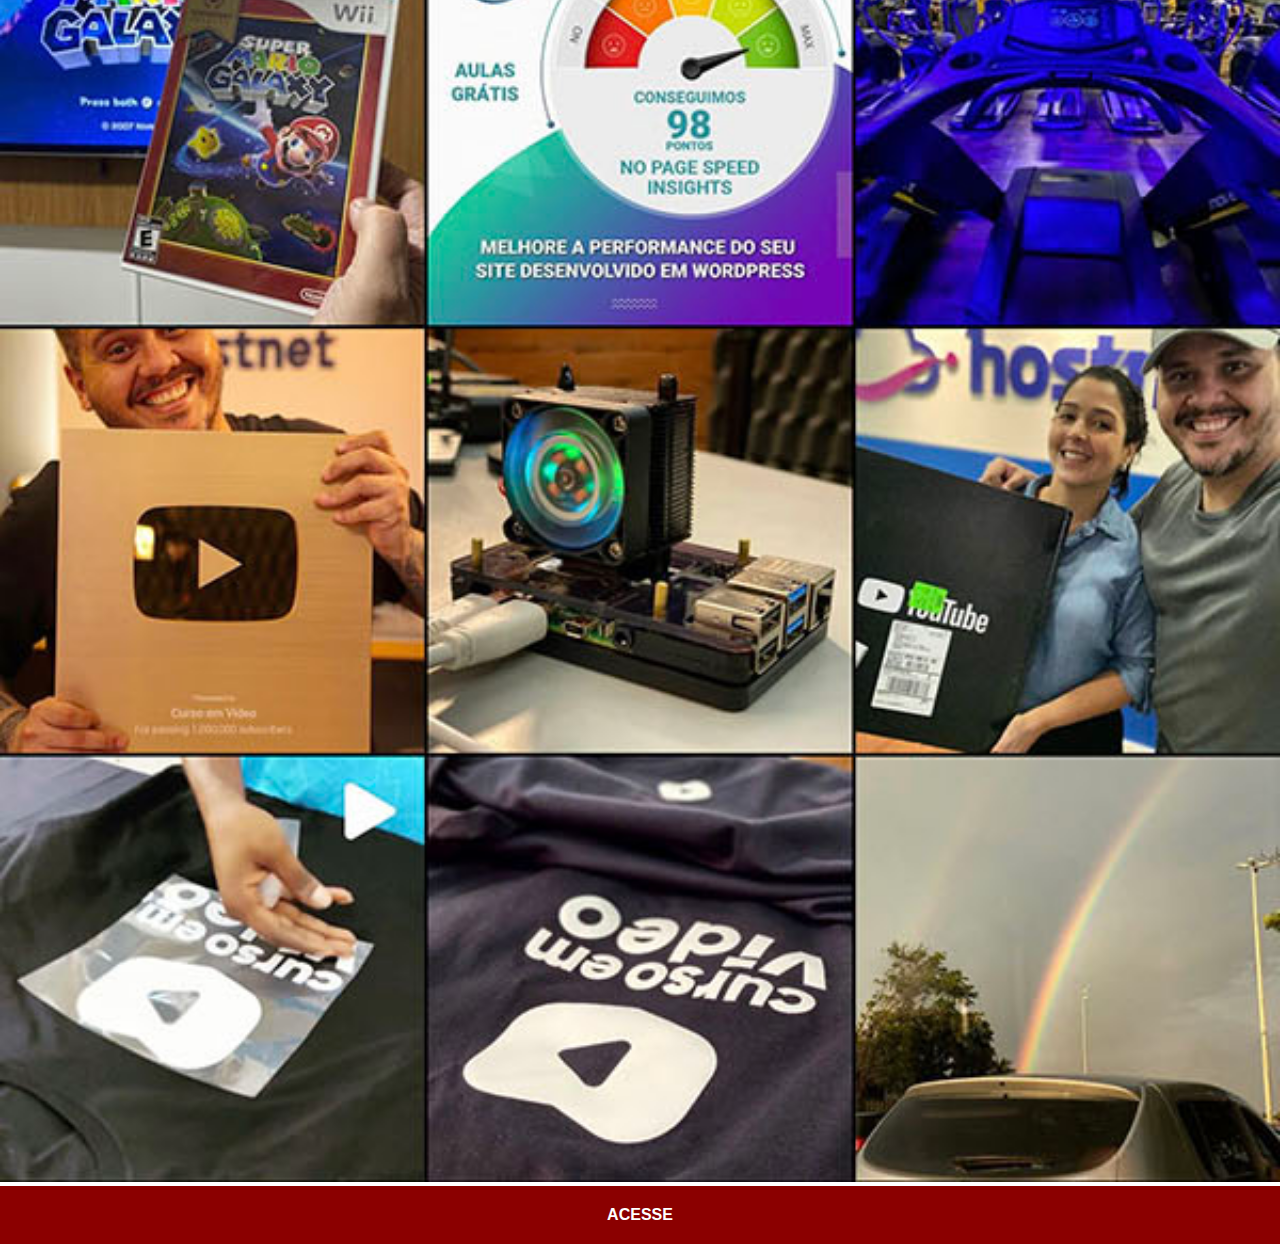
<file: instagram.html>
<!DOCTYPE html>
<html lang="pt-br">
  <head>
    <meta charset="UTF-8" />
    <meta name="viewport" content="width=device-width, initial-scale=1.0" />
    <title>Instagram</title>
    <link rel="stylesheet" href="estilos/social.css" />
  </head>
  <body>
    <img src="imagens/tela-instagram.jpg" alt="Instagram" />
    <a href="https://www.instagram.com/o_juninfwh/" target="_blank">ACESSE</a>
  </body>
</html>
</file>
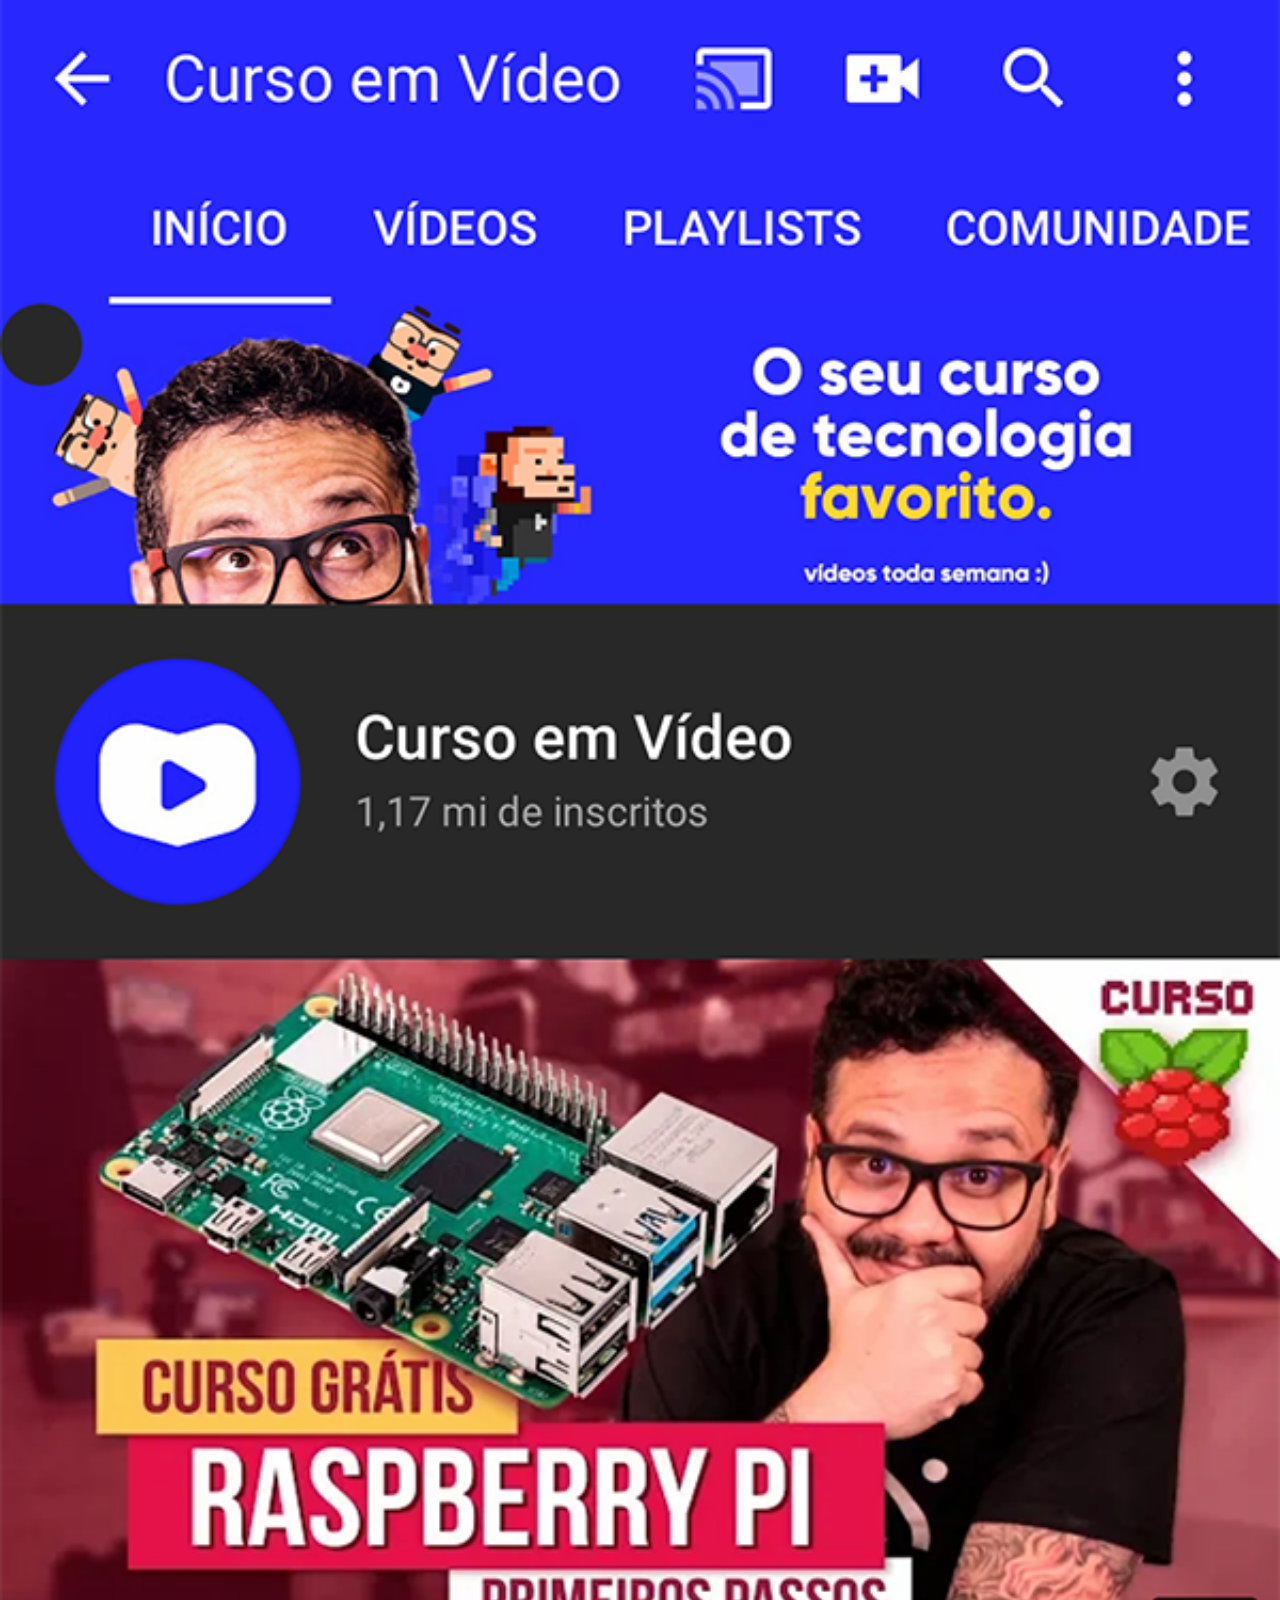
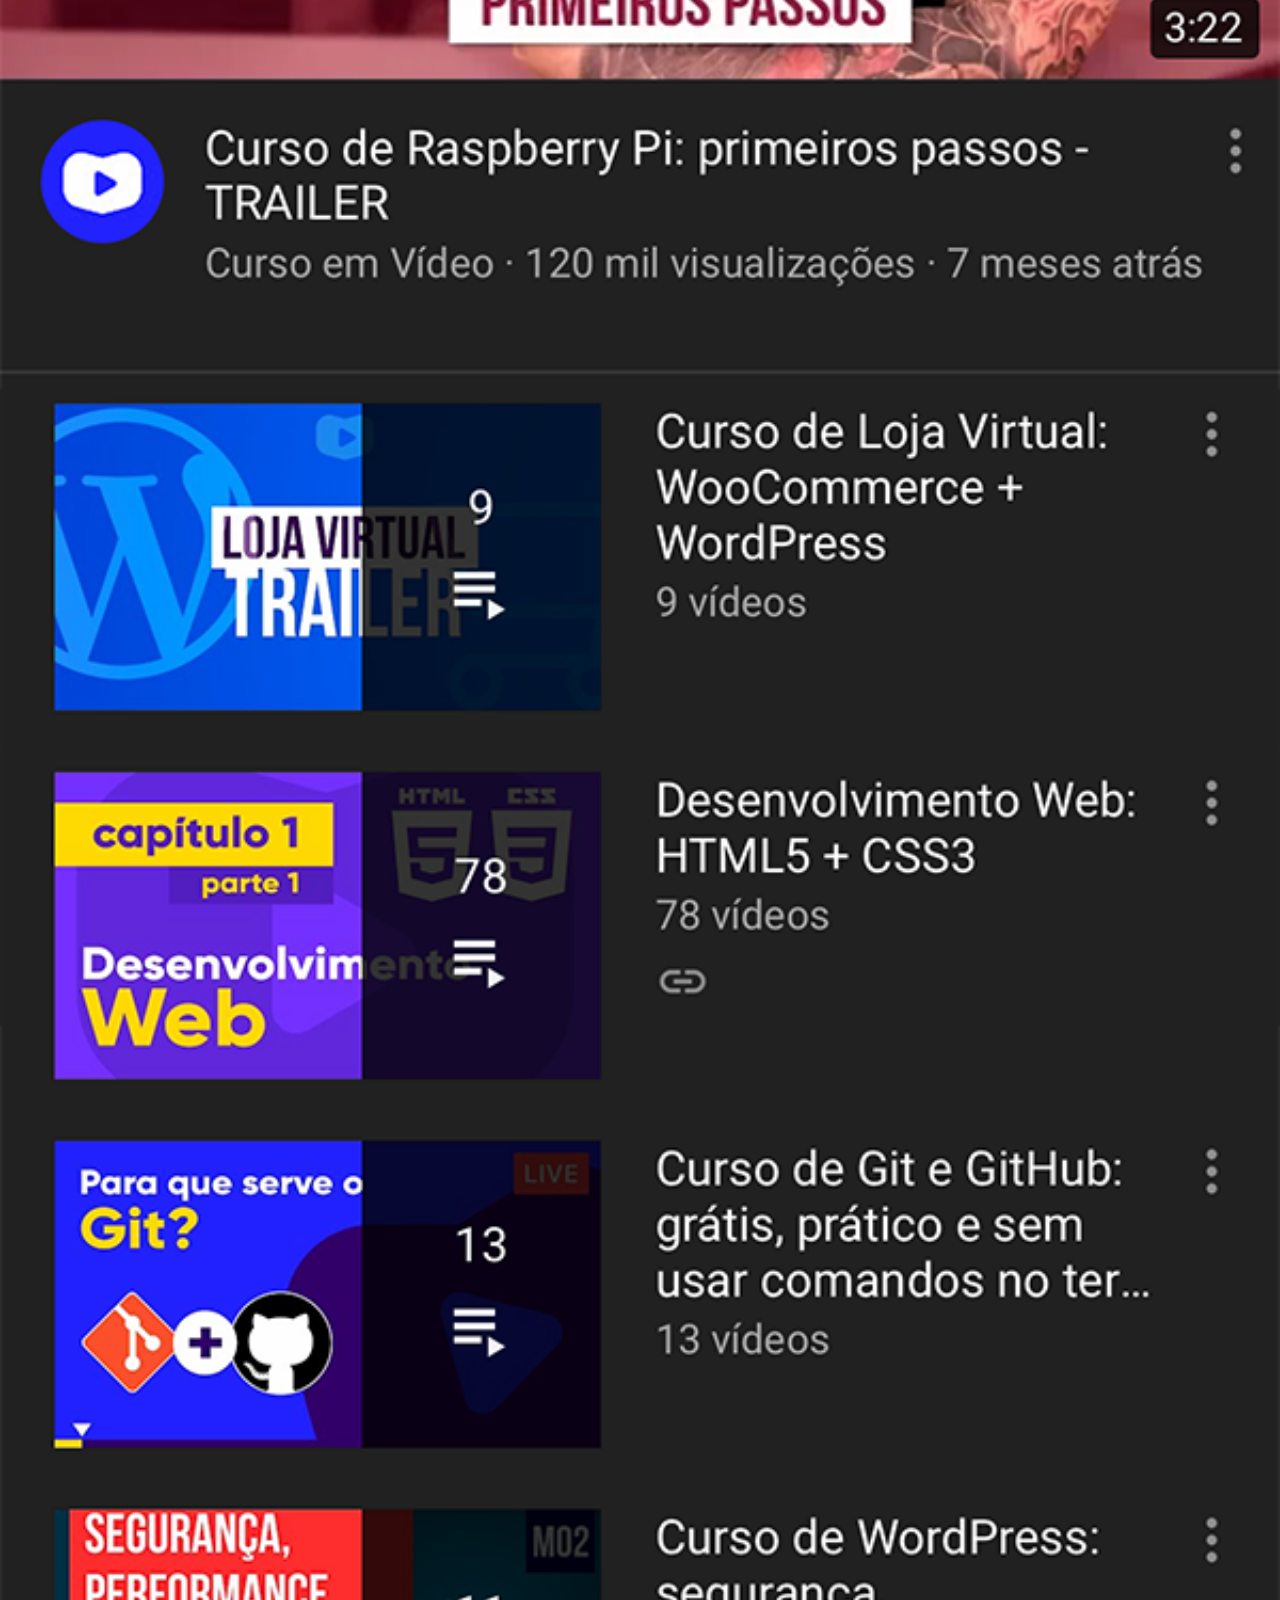
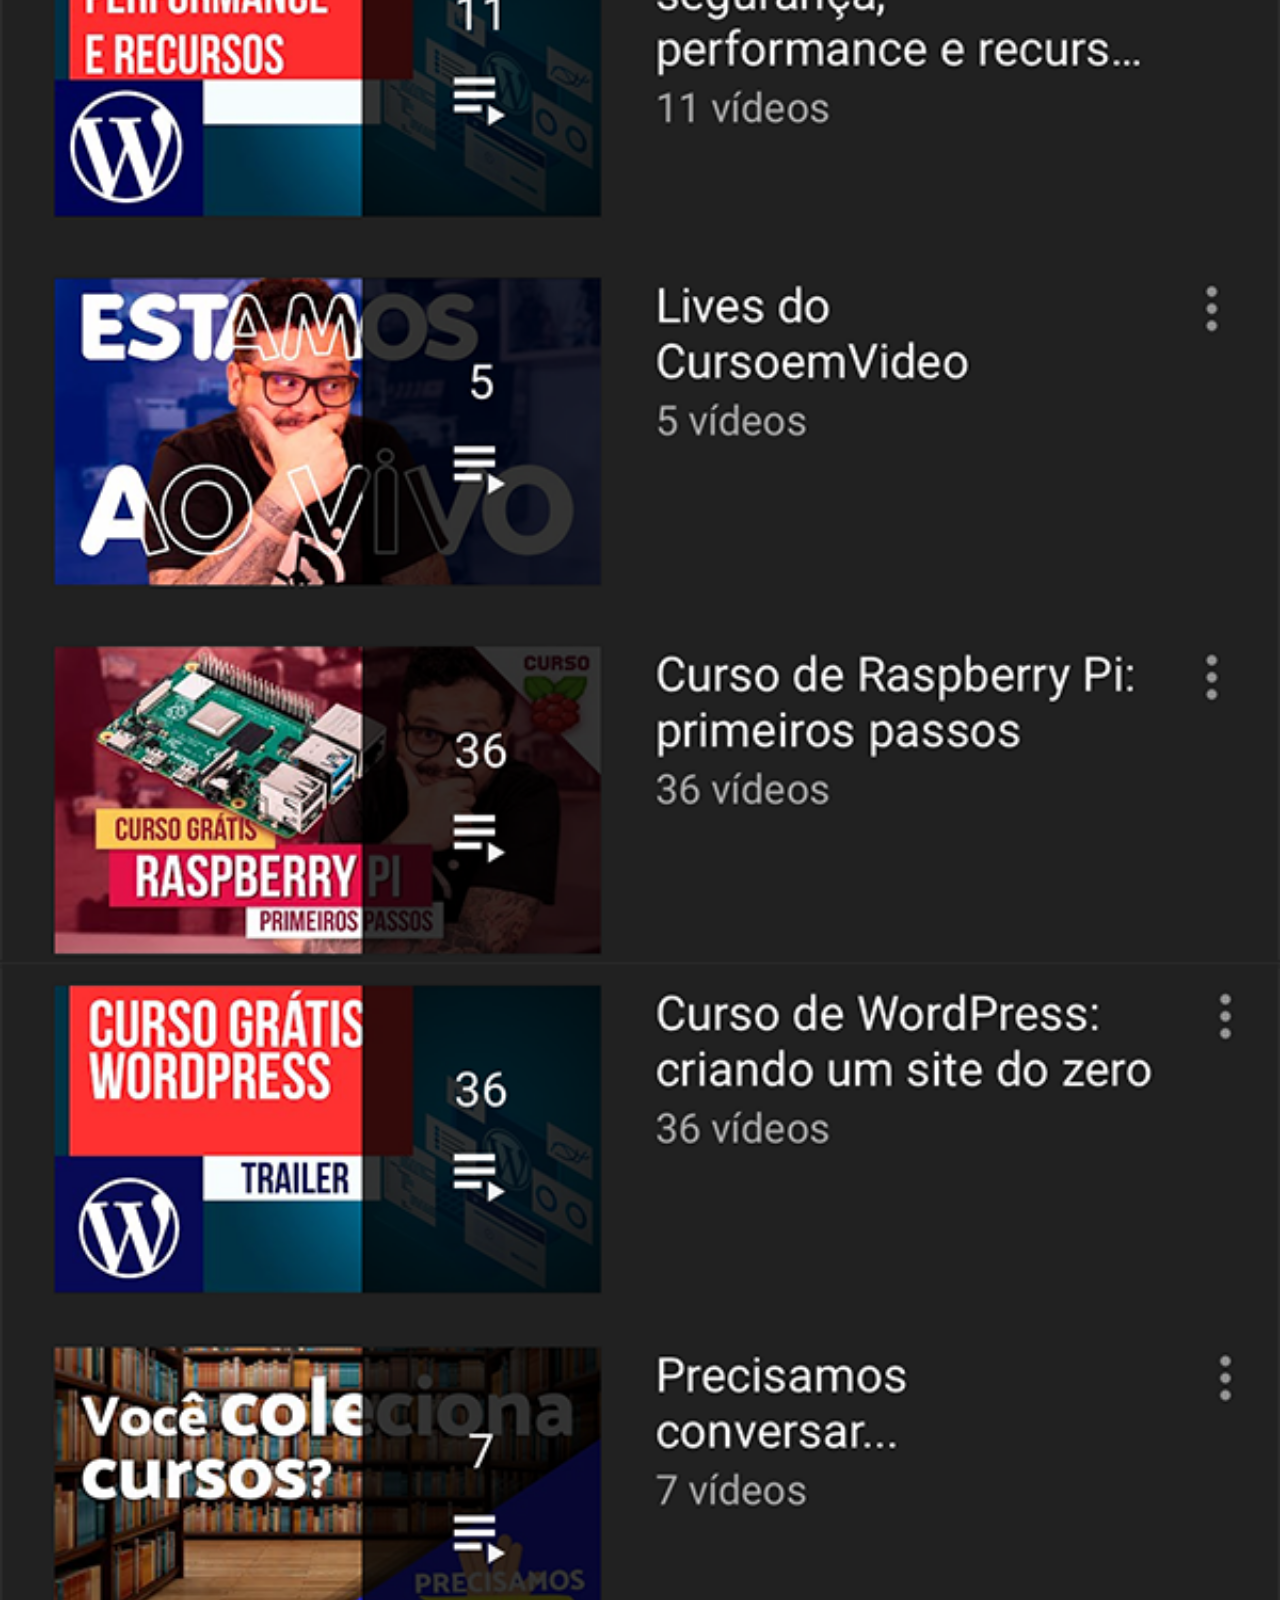
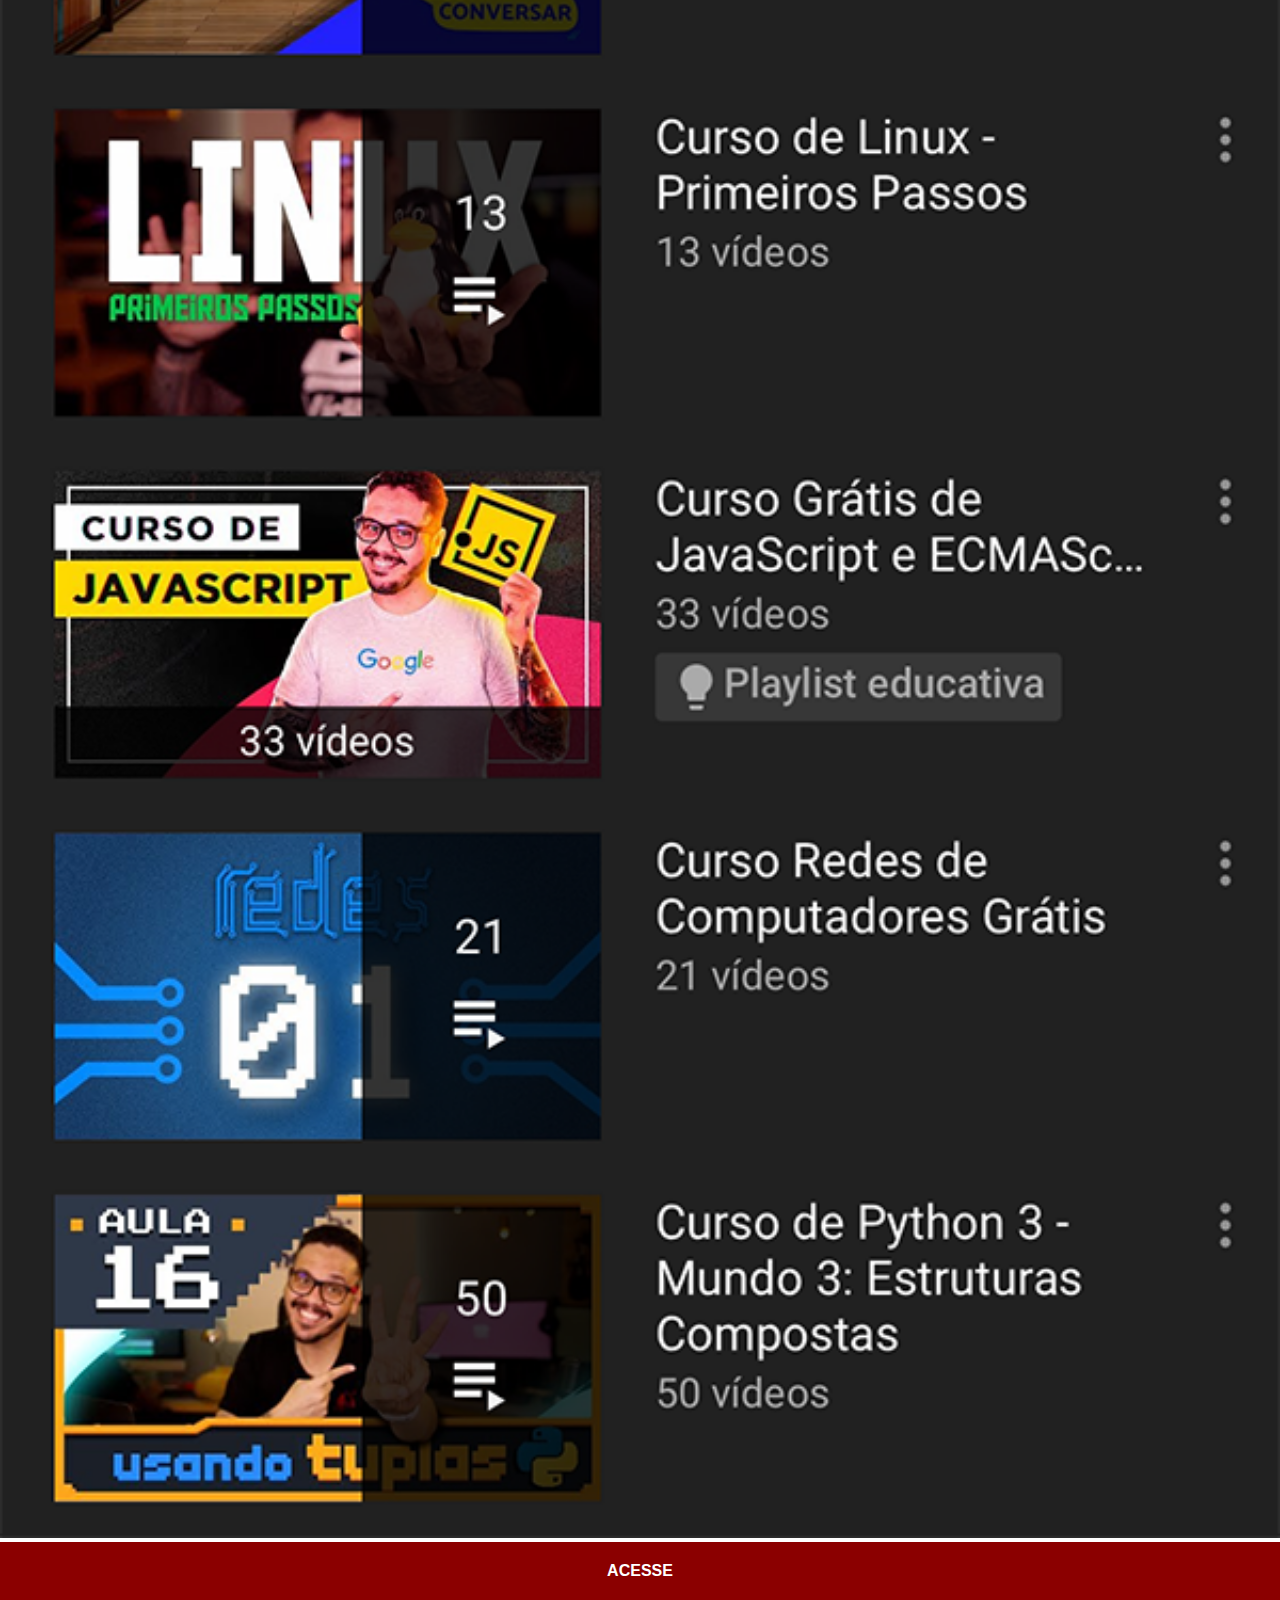
<file: youtube.html>
<!DOCTYPE html>
<html lang="pt-br">
<head>
    <meta charset="UTF-8">
    <meta name="viewport" content="width=device-width, initial-scale=1.0">
    <title>YouTube</title>
    <link rel="stylesheet" href="estilos/social.css">
</head>
<body>
    <img src="imagens/tela-youtube.png" alt="Instagram" />
    <a href="https://www.youtube.com/@CursoemVideo/playlists" target="_blank">ACESSE</a>
</body>
</html>
</file>
<file: styles/style.css>
@charset "UTF-8";

* {
    margin: 0px;
    padding: 0px;
    font-family: Arial, Helvetica, sans-serif;
}

html, body {
    height: 100vh;
    width: 100vw;
}

body {
    background: url(../imagens/fundo-madeira.jpg) no-repeat top center;
    background-size: cover;
    background-attachment: fixed;
}

main {
    height: 100vh;
    position: relative;
}

section#telefone {
    position: absolute;
    top: 50%;
    left: 50%;
    height: 627px;
    width: 311px;
    transform: translate(-50%, -50%);
    background:url('../imagens/frame-iphone.png') no-repeat;
}

iframe#tela {
    position: relative;
    top: 80px;
    left: 22px;
    width: 267px;
    height: 471px;
}

section#redes-sociais {
    text-align: right;
}

section#redes-sociais img {
    width: 50px;
    height: 50px;
    margin: 10px;
    border-radius: 50%;
    box-shadow: 2px 2px 5px rgba(0, 0, 0, 0.349);
    box-sizing: border-box;
}

section#redes-sociais img:hover {
    border: 2px solid white;
    transform: translate(-3px, -3px);
}
</file>
<file: estilos/social.css>
@charset "UTF-8";

* {
    margin: 0px;
    padding: 0px;
    font-family: Arial, Helvetica, sans-serif;
  }

  ::-webkit-scrollbar {
    width: 0px;
    height: 0px;
  }

  img {
    width: 100vw;
  }

  a {
    display: block;
    background-color: darkred;
    color: white;
    padding: 20px;
    text-align: center;
    font-weight: bolder;
    text-decoration: none;
  }

  a:hover {
    background-color: red;
  }
</file>
